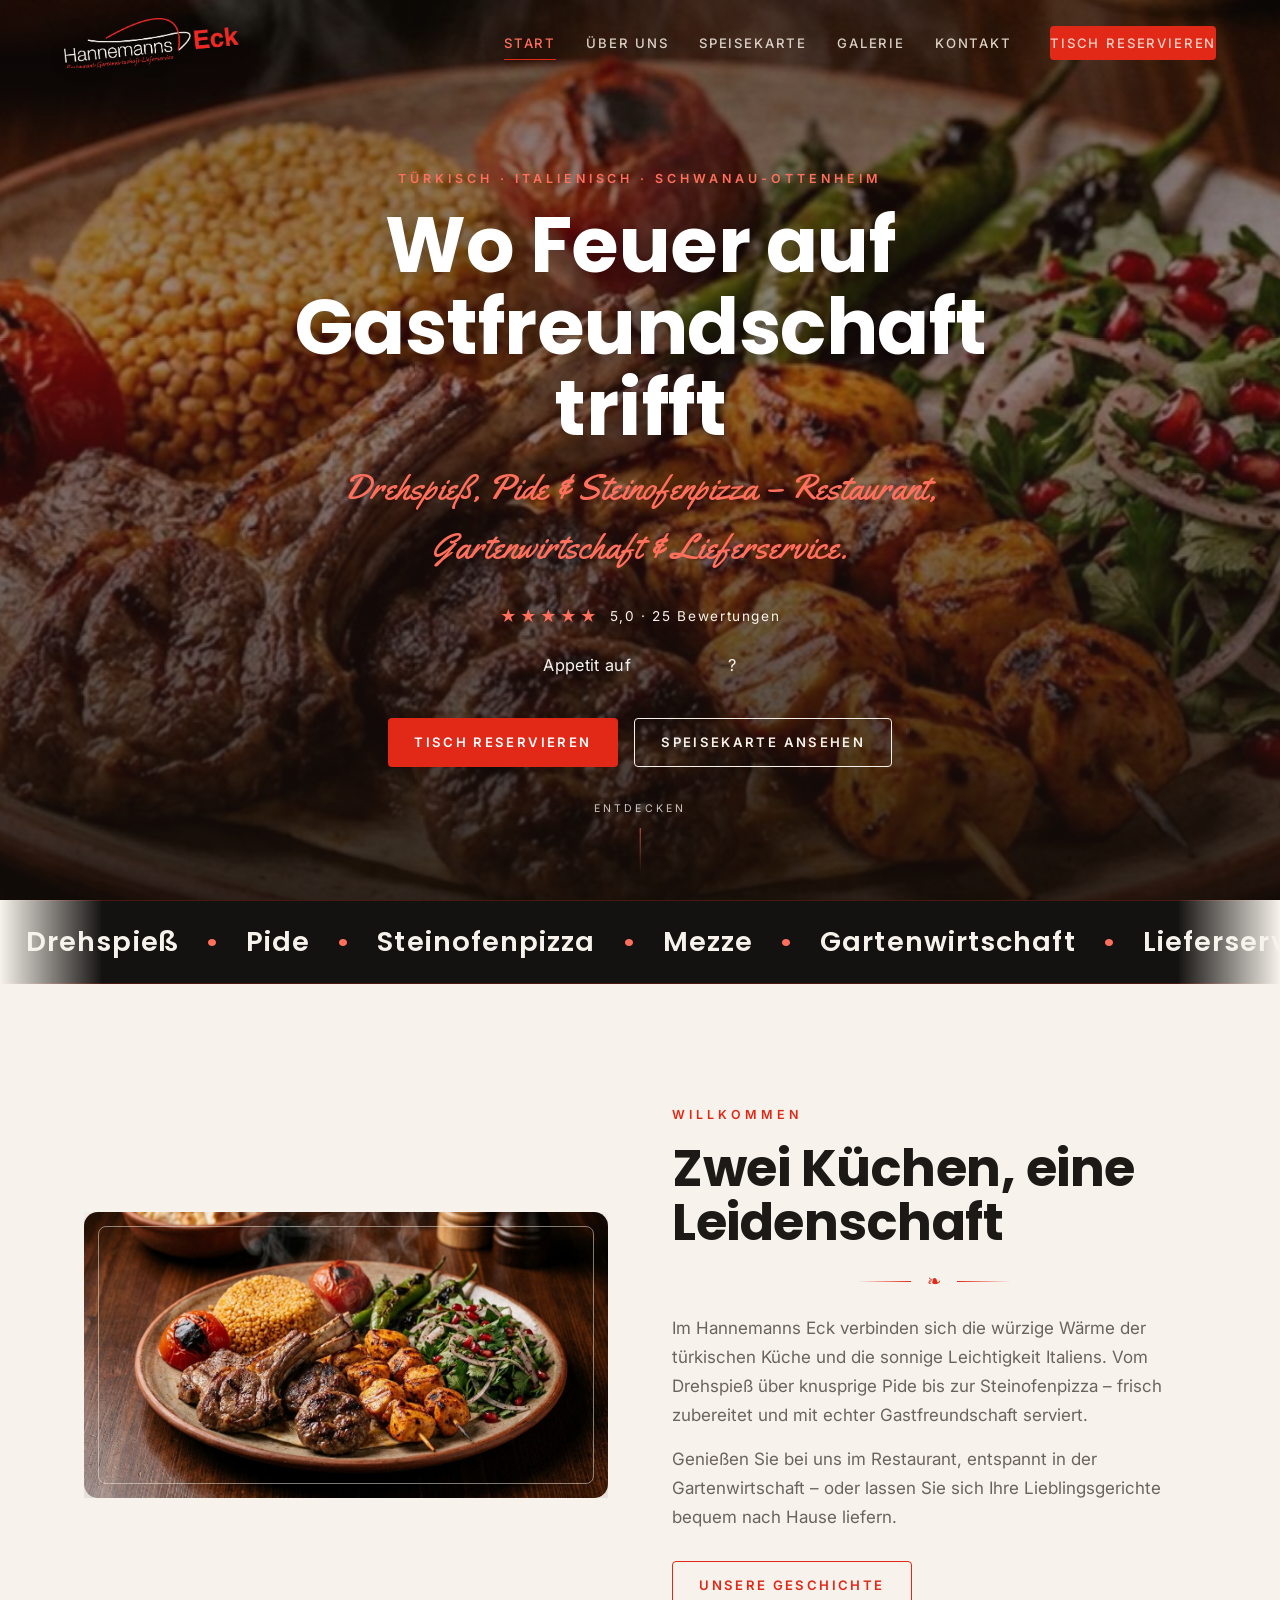
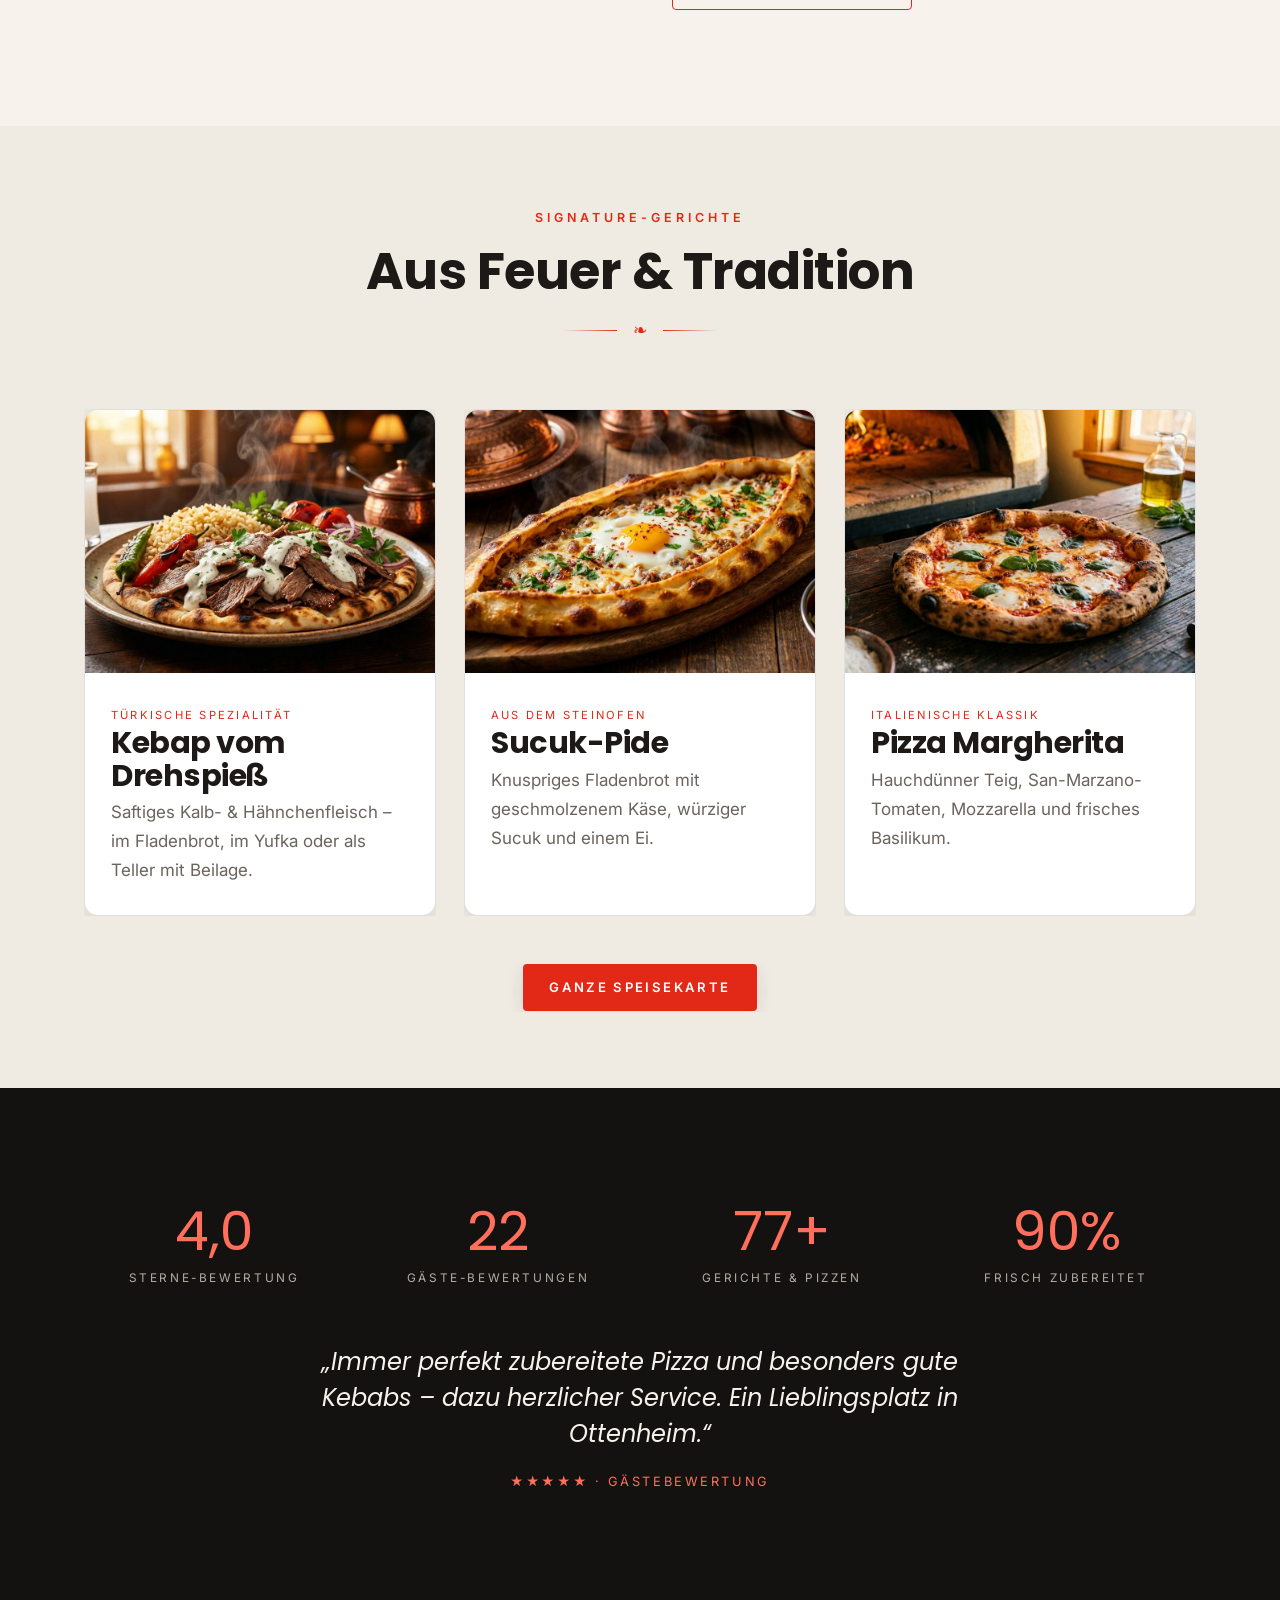
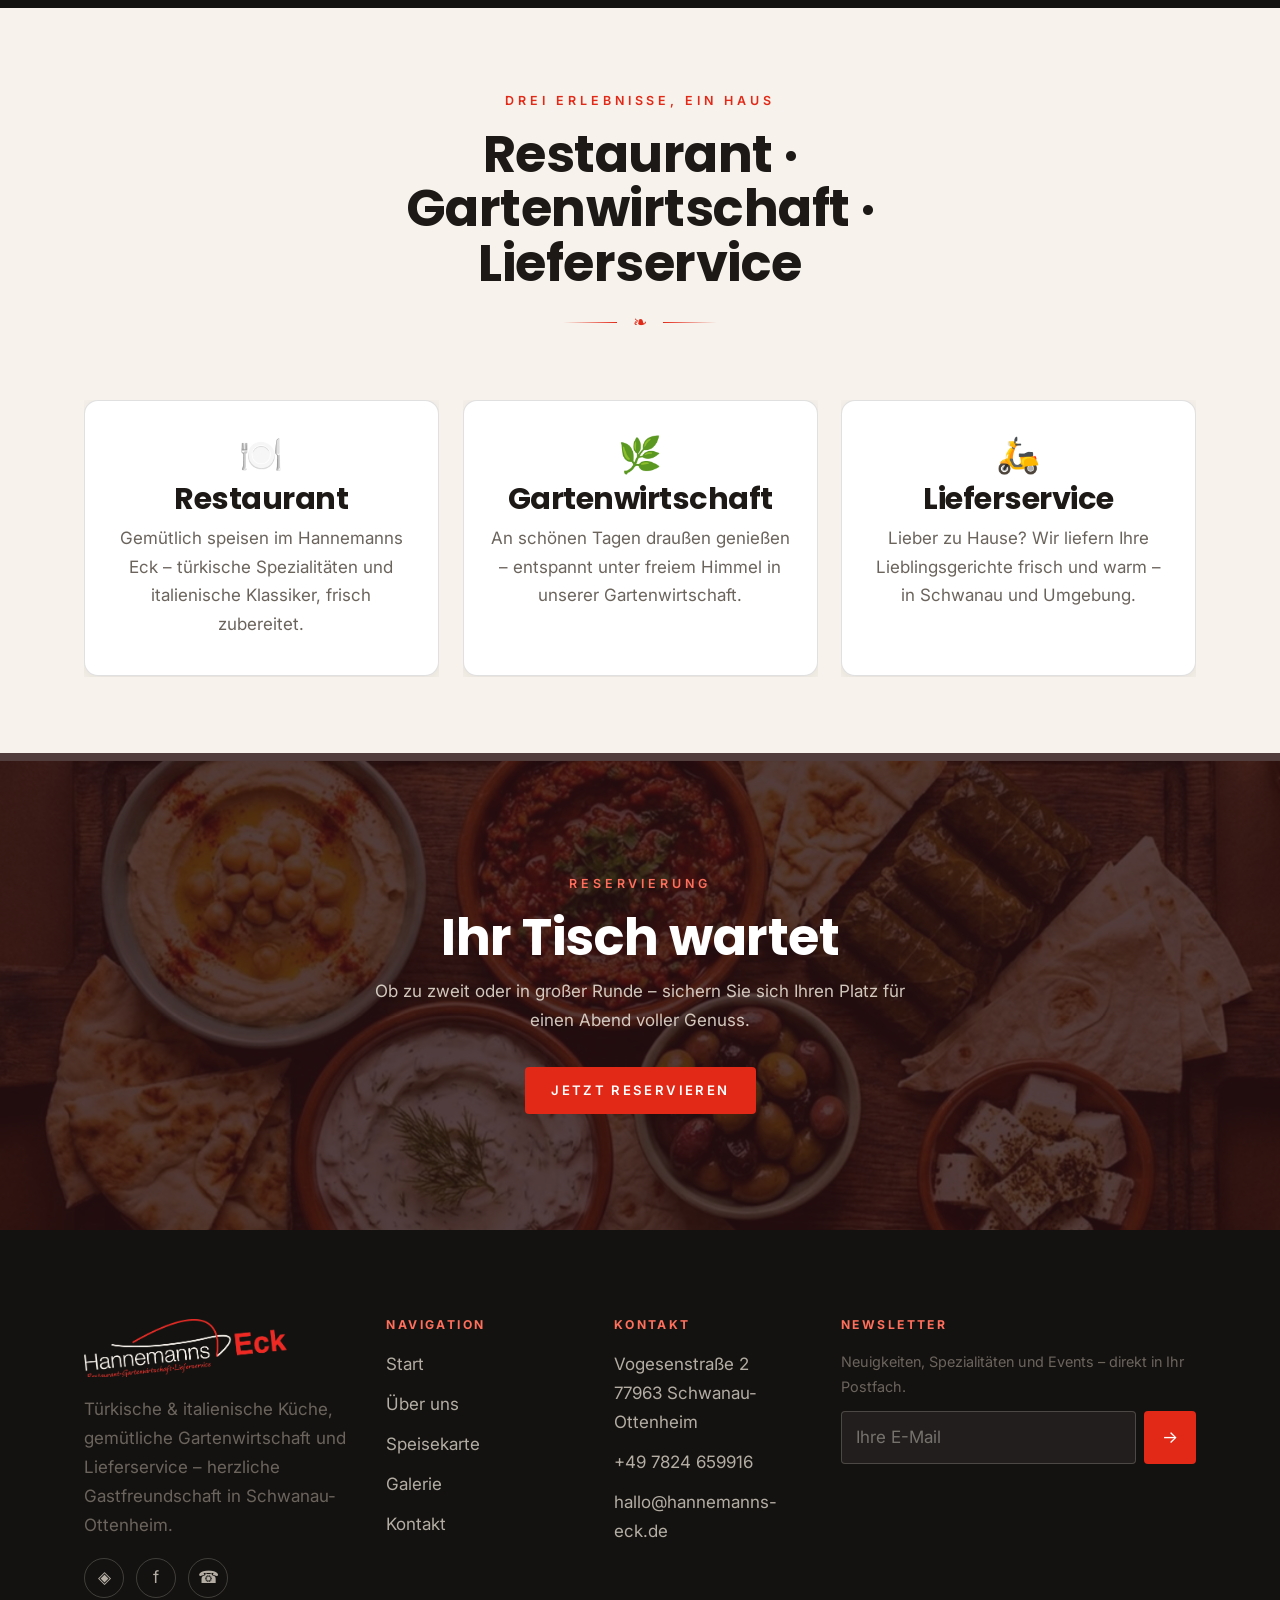
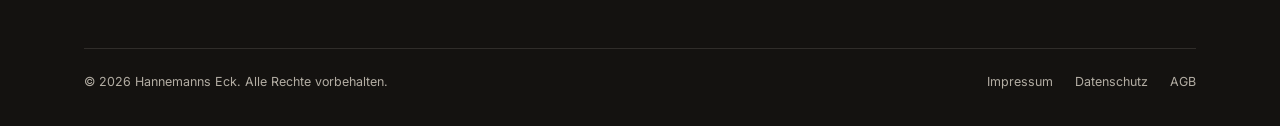
<file: index.html>
<!DOCTYPE html>
<html lang="de">
<head>
  <meta charset="UTF-8" />
  <script>document.documentElement.className += ' js';</script>
  <meta name="viewport" content="width=device-width, initial-scale=1.0" />
  <title>Hannemanns Eck – Türkische & Italienische Küche in Schwanau</title>
  <meta name="description" content="Hannemanns Eck in Schwanau-Ottenheim – türkische & italienische Küche: Kebap vom Drehspieß, Pide, Pizza aus dem Steinofen. Restaurant, Gartenwirtschaft & Lieferservice. 5,0/5 Sterne. Jetzt Tisch reservieren." />
  <link rel="canonical" href="https://www.hannemanns-eck.de/" />
  <meta name="theme-color" content="#141210" />
  <!-- Open Graph -->
  <meta property="og:type" content="restaurant" />
  <meta property="og:title" content="Hannemanns Eck – Türkische & Italienische Küche" />
  <meta property="og:description" content="Mediterrane Gastfreundschaft in Schwanau – vom Holzkohlegrill bis zur Steinofenpizza." />
  <meta property="og:locale" content="de_DE" />
  <meta property="og:image" content="assets/img/kebap.png" />
  <link rel="icon" type="image/x-icon" href="assets/img/favicon.ico" />
  <link rel="icon" type="image/png" sizes="32x32" href="assets/img/favicon-32.png" />
  <link rel="icon" type="image/png" sizes="16x16" href="assets/img/favicon-16.png" />
  <link rel="apple-touch-icon" href="assets/img/apple-touch-icon.png" />
  <link rel="stylesheet" href="assets/css/style.css" />
  <!-- Strukturierte Daten: lokale Gastronomie -->
  <script type="application/ld+json">
  {
    "@context": "https://schema.org",
    "@type": "Restaurant",
    "name": "Hannemanns Eck",
    "servesCuisine": ["Tärkisch", "Italienisch", "Mediterran"],
    "priceRange": "€€",
    "telephone": "+497824659916",
    "address": {
      "@type": "PostalAddress",
      "streetAddress": "Vogesenstraße 2",
      "postalCode": "77963",
      "addressLocality": "Schwanau",
      "addressCountry": "DE"
    },
    "image": "assets/img/kebap.png",
    "aggregateRating": { "@type": "AggregateRating", "ratingValue": "5", "bestRating": "5", "ratingCount": "25" },
    "openingHours": ["Tu-Th 11:00-22:00", "Fr-Sa 11:00-23:00", "Su 12:00-22:00"],
    "acceptsReservations": "True"
  }
  </script>
</head>
<body>
  <a class="skip-link" href="#main">Zum Inhalt springen</a>

  <!-- ============ Navigation ============ -->
  <header class="nav" id="nav">
    <a class="nav__brand" href="index.html" aria-label="Hannemanns Eck – Startseite"><img src="assets/img/logo-light.png" alt="Hannemanns Eck" /></a>
    <nav class="nav__links" aria-label="Hauptnavigation">
      <a href="index.html" aria-current="page">Start</a>
      <a href="ueber-uns.html">Über uns</a>
      <a href="speisekarte.html">Speisekarte</a>
      <a href="galerie.html">Galerie</a>
      <a href="kontakt.html">Kontakt</a>
      <a class="btn btn--gold nav__cta" href="reservierung.html">Tisch reservieren</a>
    </nav>
    <button class="nav__toggle" aria-label="Menü öffnen" aria-expanded="false" aria-controls="nav">
      <span></span><span></span><span></span>
    </button>
  </header>

  <main id="main">
    <!-- ============ Hero ============ -->
    <section class="hero">
      <div class="hero__bg" data-parallax="0.18"><img src="assets/img/grill.png" alt="Üppige gemischte Grillplatte mit Spezialitäten vom Drehspieß" fetchpriority="high" /></div>
      <div class="hero__inner">
        <span class="eyebrow on-dark" data-anim="1">Türkisch · Italienisch · Schwanau-Ottenheim</span>
        <h1 data-anim="2">Wo Feuer auf<br>Gastfreundschaft trifft</h1>
        <p class="hero__sub" data-anim="3">Drehspieß, Pide & Steinofenpizza – Restaurant, Gartenwirtschaft & Lieferservice.</p>
        <div class="hero__rating" data-anim="3"><span class="stars">★★★★★</span> 5,0 · 25 Bewertungen</div>
        <p class="hero__kicker" data-anim="4">Appetit auf <span class="rotator" data-words="Drehspieß|Pide|Steinofenpizza|Mezze|Lahmacun">Drehspieß</span>?</p>
        <div class="hero__actions" data-anim="4">
          <a class="btn btn--gold" href="reservierung.html">Tisch reservieren</a>
          <a class="btn btn--ghost" href="speisekarte.html">Speisekarte ansehen</a>
        </div>
      </div>
      <span class="scroll-cue">Entdecken</span>
    </section>

    <!-- ============ Laufband (Spezialitäten) ============ -->
    <div class="marquee" aria-label="Unsere Spezialitäten">
      <div class="marquee__track">
        <span>Drehspieß</span><span class="dot">•</span><span>Pide</span><span class="dot">•</span><span>Steinofenpizza</span><span class="dot">•</span><span>Mezze</span><span class="dot">•</span><span>Gartenwirtschaft</span><span class="dot">•</span><span>Lieferservice</span><span class="dot">•</span><span>Antipasti</span><span class="dot">•</span><span>Dürüm</span><span class="dot">•</span><span>Drehspieß</span><span class="dot">•</span><span>Pide</span><span class="dot">•</span><span>Steinofenpizza</span><span class="dot">•</span><span>Mezze</span><span class="dot">•</span><span>Gartenwirtschaft</span><span class="dot">•</span><span>Lieferservice</span><span class="dot">•</span><span>Antipasti</span><span class="dot">•</span><span>Dürüm</span><span class="dot">•</span>
      </div>
    </div>

    <!-- ============ Intro / Philosophie ============ -->
    <section class="section">
      <div class="container split">
        <div class="split__media" data-reveal>
          <img src="assets/img/grill.png" alt="Üppige gemischte Grillplatte mit Lammkoteletts, Köfte und Hähnchenspießen" loading="lazy" />
          <span class="frame"></span>
        </div>
        <div data-reveal data-reveal-delay="1">
          <span class="eyebrow">Willkommen</span>
          <h2>Zwei Küchen, eine Leidenschaft</h2>
          <div class="script-divider">❧</div>
          <p>Im Hannemanns Eck verbinden sich die würzige Wärme der türkischen Küche und die sonnige Leichtigkeit Italiens. Vom Drehspieß über knusprige Pide bis zur Steinofenpizza – frisch zubereitet und mit echter Gastfreundschaft serviert.</p>
          <p style="margin-top:1rem">Genießen Sie bei uns im Restaurant, entspannt in der Gartenwirtschaft – oder lassen Sie sich Ihre Lieblingsgerichte bequem nach Hause liefern.</p>
          <a class="btn btn--outline" style="margin-top:1.8rem" href="ueber-uns.html">Unsere Geschichte</a>
        </div>
      </div>
    </section>

    <!-- ============ Signature-Gerichte ============ -->
    <section class="section section--tight" style="background:var(--bg-alt)">
      <div class="container">
        <div class="section-head" data-reveal>
          <span class="eyebrow">Signature-Gerichte</span>
          <h2>Aus Feuer & Tradition</h2>
          <div class="script-divider">❧</div>
        </div>
        <div class="cards">
          <article class="card" data-reveal>
            <div class="card__img"><img src="assets/img/kebap.png" alt="Kebap vom Drehspieß mit Salat und Fladenbrot" loading="lazy" /></div>
            <div class="card__body"><span class="card__tag">Türkische Spezialität</span><h3>Kebap vom Drehspieß</h3><p>Saftiges Kalb- & Hähnchenfleisch – im Fladenbrot, im Yufka oder als Teller mit Beilage.</p></div>
          </article>
          <article class="card" data-reveal data-reveal-delay="1">
            <div class="card__img"><img src="assets/img/pide.png" alt="Goldene Pide mit Sucuk, Käse und Ei" loading="lazy" /></div>
            <div class="card__body"><span class="card__tag">Aus dem Steinofen</span><h3>Sucuk-Pide</h3><p>Knuspriges Fladenbrot mit geschmolzenem Käse, würziger Sucuk und einem Ei.</p></div>
          </article>
          <article class="card" data-reveal data-reveal-delay="2">
            <div class="card__img"><img src="assets/img/pizza.png" alt="Holzofenpizza Margherita mit Mozzarella und frischem Basilikum" loading="lazy" /></div>
            <div class="card__body"><span class="card__tag">Italienische Klassik</span><h3>Pizza Margherita</h3><p>Hauchdünner Teig, San-Marzano-Tomaten, Mozzarella und frisches Basilikum.</p></div>
          </article>
        </div>
        <div class="text-center" style="margin-top:3rem" data-reveal><a class="btn btn--primary" href="speisekarte.html">Ganze Speisekarte</a></div>
      </div>
    </section>

    <!-- ============ Bewertungen / Stats ============ -->
    <section class="section section--dark">
      <div class="container">
        <div class="stats">
          <div class="stat" data-reveal><div class="stat__num"><span data-count="5" data-suffix=",0">5,0</span></div><div class="stat__label">Sterne-Bewertung</div></div>
          <div class="stat" data-reveal data-reveal-delay="1"><div class="stat__num"><span data-count="25" data-suffix="">25</span></div><div class="stat__label">Gäste-Bewertungen</div></div>
          <div class="stat" data-reveal data-reveal-delay="2"><div class="stat__num"><span data-count="85" data-suffix="+">85+</span></div><div class="stat__label">Gerichte & Pizzen</div></div>
          <div class="stat" data-reveal data-reveal-delay="3"><div class="stat__num"><span data-count="100" data-suffix="%">100%</span></div><div class="stat__label">Frisch zubereitet</div></div>
        </div>
        <blockquote class="text-center" style="max-width:720px;margin:3.5rem auto 0" data-reveal>
          <p style="font-family:var(--font-serif);font-style:italic;font-size:1.5rem;color:var(--cream);line-height:1.5">„Immer perfekt zubereitete Pizza und besonders gute Kebabs – dazu herzlicher Service. Ein Lieblingsplatz in Ottenheim.“</p>
          <span style="display:block;margin-top:1.2rem;color:var(--gold-bright);letter-spacing:0.2em;font-size:0.8rem;text-transform:uppercase">★★★★★ · Gästebewertung</span>
        </blockquote>
      </div>
    </section>

    <!-- ============ Konzept ============ -->
    <section class="section section--tight">
      <div class="container">
        <div class="section-head" data-reveal>
          <span class="eyebrow">Drei Erlebnisse, ein Haus</span>
          <h2>Restaurant · Gartenwirtschaft · Lieferservice</h2>
          <div class="script-divider">❧</div>
        </div>
        <div class="concept">
          <div class="concept__item" data-reveal><div class="concept__ic">🍽️</div><h3>Restaurant</h3><p>Gemütlich speisen im Hannemanns Eck – türkische Spezialitäten und italienische Klassiker, frisch zubereitet.</p></div>
          <div class="concept__item" data-reveal data-reveal-delay="1"><div class="concept__ic">🌿</div><h3>Gartenwirtschaft</h3><p>An schönen Tagen draußen genießen – entspannt unter freiem Himmel in unserer Gartenwirtschaft.</p></div>
          <div class="concept__item" data-reveal data-reveal-delay="2"><div class="concept__ic">🛵</div><h3>Lieferservice</h3><p>Lieber zu Hause? Wir liefern Ihre Lieblingsgerichte frisch und warm – in Schwanau und Umgebung.</p></div>
        </div>
      </div>
    </section>

    <!-- ============ CTA-Band ============ -->
    <section class="section cta-band">
      <div class="cta-band__bg" data-parallax="0.12"><img src="assets/img/mezze.png" alt="Reich gedeckte Tafel mit Mezze und Antipasti" loading="lazy" /></div>
      <div class="container" data-reveal>
        <span class="eyebrow on-dark">Reservierung</span>
        <h2>Ihr Tisch wartet</h2>
        <p>Ob zu zweit oder in großer Runde – sichern Sie sich Ihren Platz für einen Abend voller Genuss.</p>
        <a class="btn btn--gold" href="reservierung.html">Jetzt reservieren</a>
      </div>
    </section>
  </main>

  <!-- ============ Footer (FOOTER_PLACEHOLDER) ============ -->
  <footer class="footer">
    <div class="container">
      <div class="footer__grid">
        <div class="footer__brand">
          <img src="assets/img/logo-light.png" alt="Hannemanns Eck" style="height:58px;width:auto" />
          <p style="margin-top:18px;max-width:280px">Türkische & italienische Küche, gemütliche Gartenwirtschaft und Lieferservice – herzliche Gastfreundschaft in Schwanau-Ottenheim.</p>
          <div class="socials" style="margin-top:18px">
            <a href="#" aria-label="Instagram">◈</a>
            <a href="#" aria-label="Facebook">f</a>
            <a href="https://wa.me/497824659916" aria-label="WhatsApp">☎</a>
          </div>
        </div>
        <div>
          <h4>Navigation</h4>
          <ul class="footer__links">
            <li><a href="index.html">Start</a></li>
            <li><a href="ueber-uns.html">Über uns</a></li>
            <li><a href="speisekarte.html">Speisekarte</a></li>
            <li><a href="galerie.html">Galerie</a></li>
            <li><a href="kontakt.html">Kontakt</a></li>
          </ul>
        </div>
        <div>
          <h4>Kontakt</h4>
          <ul class="footer__links">
            <li><a href="https://www.openstreetmap.org/search?query=Vogesenstraße%202%2077963%20Schwanau" target="_blank" rel="noopener">Vogesenstraße 2<br>77963 Schwanau-Ottenheim</a></li>
            <li><a href="tel:+497824659916">+49 7824 659916</a></li>
            <li><a href="mailto:hallo@hannemanns-eck.de">hallo@hannemanns-eck.de</a></li>
          </ul>
        </div>
        <div>
          <h4>Newsletter</h4>
          <p style="font-size:0.9rem">Neuigkeiten, Spezialitäten und Events – direkt in Ihr Postfach.</p>
          <form class="newsletter" data-confirm="news-success" novalidate>
            <input type="email" name="email" required placeholder="Ihre E-Mail" aria-label="E-Mail für Newsletter" />
            <button type="submit" aria-label="Abonnieren">→</button>
          </form>
          <div class="form-success" id="news-success" role="status" aria-live="polite" style="margin-top:12px;font-size:0.86rem"><strong>Willkommen!</strong> Bitte bestätigen Sie Ihre Anmeldung.</div>
        </div>
      </div>
      <div class="footer__bottom">
        <span>© <span data-year>2026</span> Hannemanns Eck. Alle Rechte vorbehalten.</span>
        <span>
          <a href="#">Impressum</a>
          <a href="#">Datenschutz</a>
          <a href="#">AGB</a>
        </span>
      </div>
    </div>
  </footer>

  <script src="assets/js/main.js" defer></script>
</body>
</html>
</file>
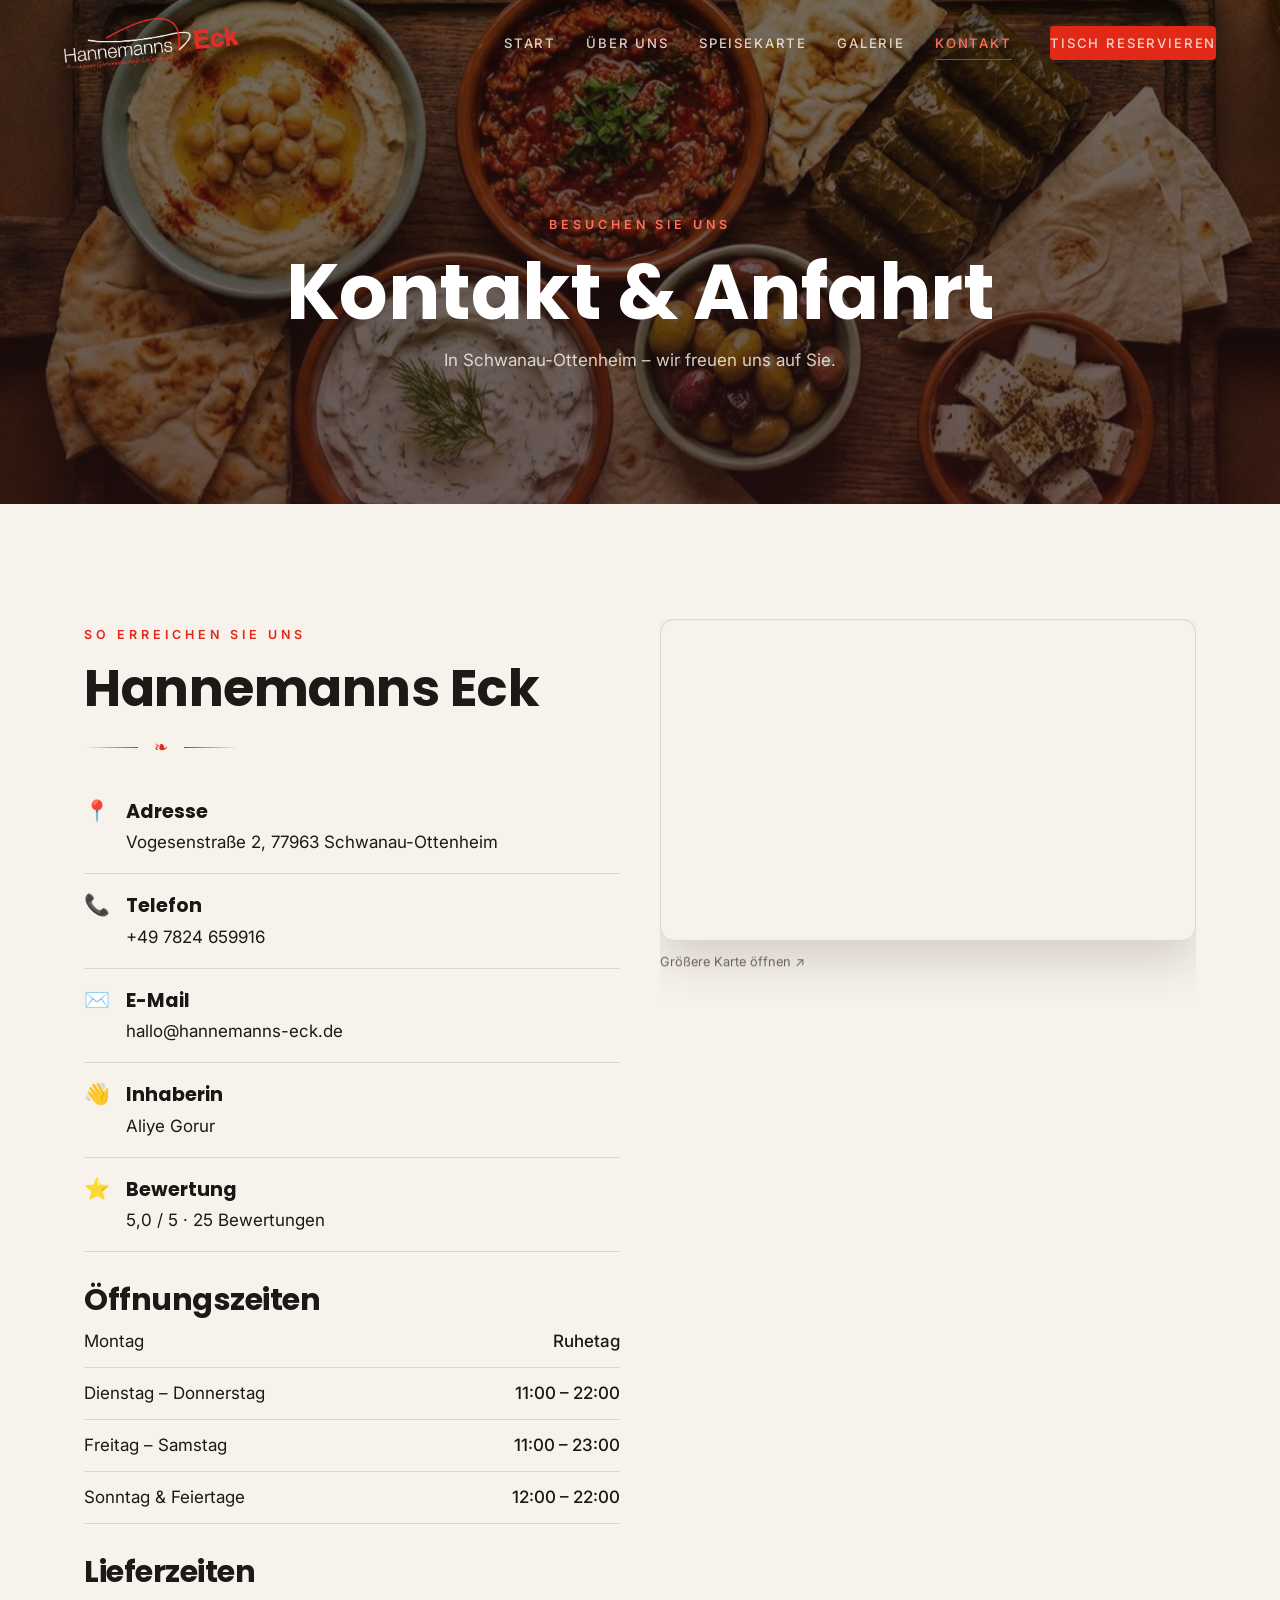
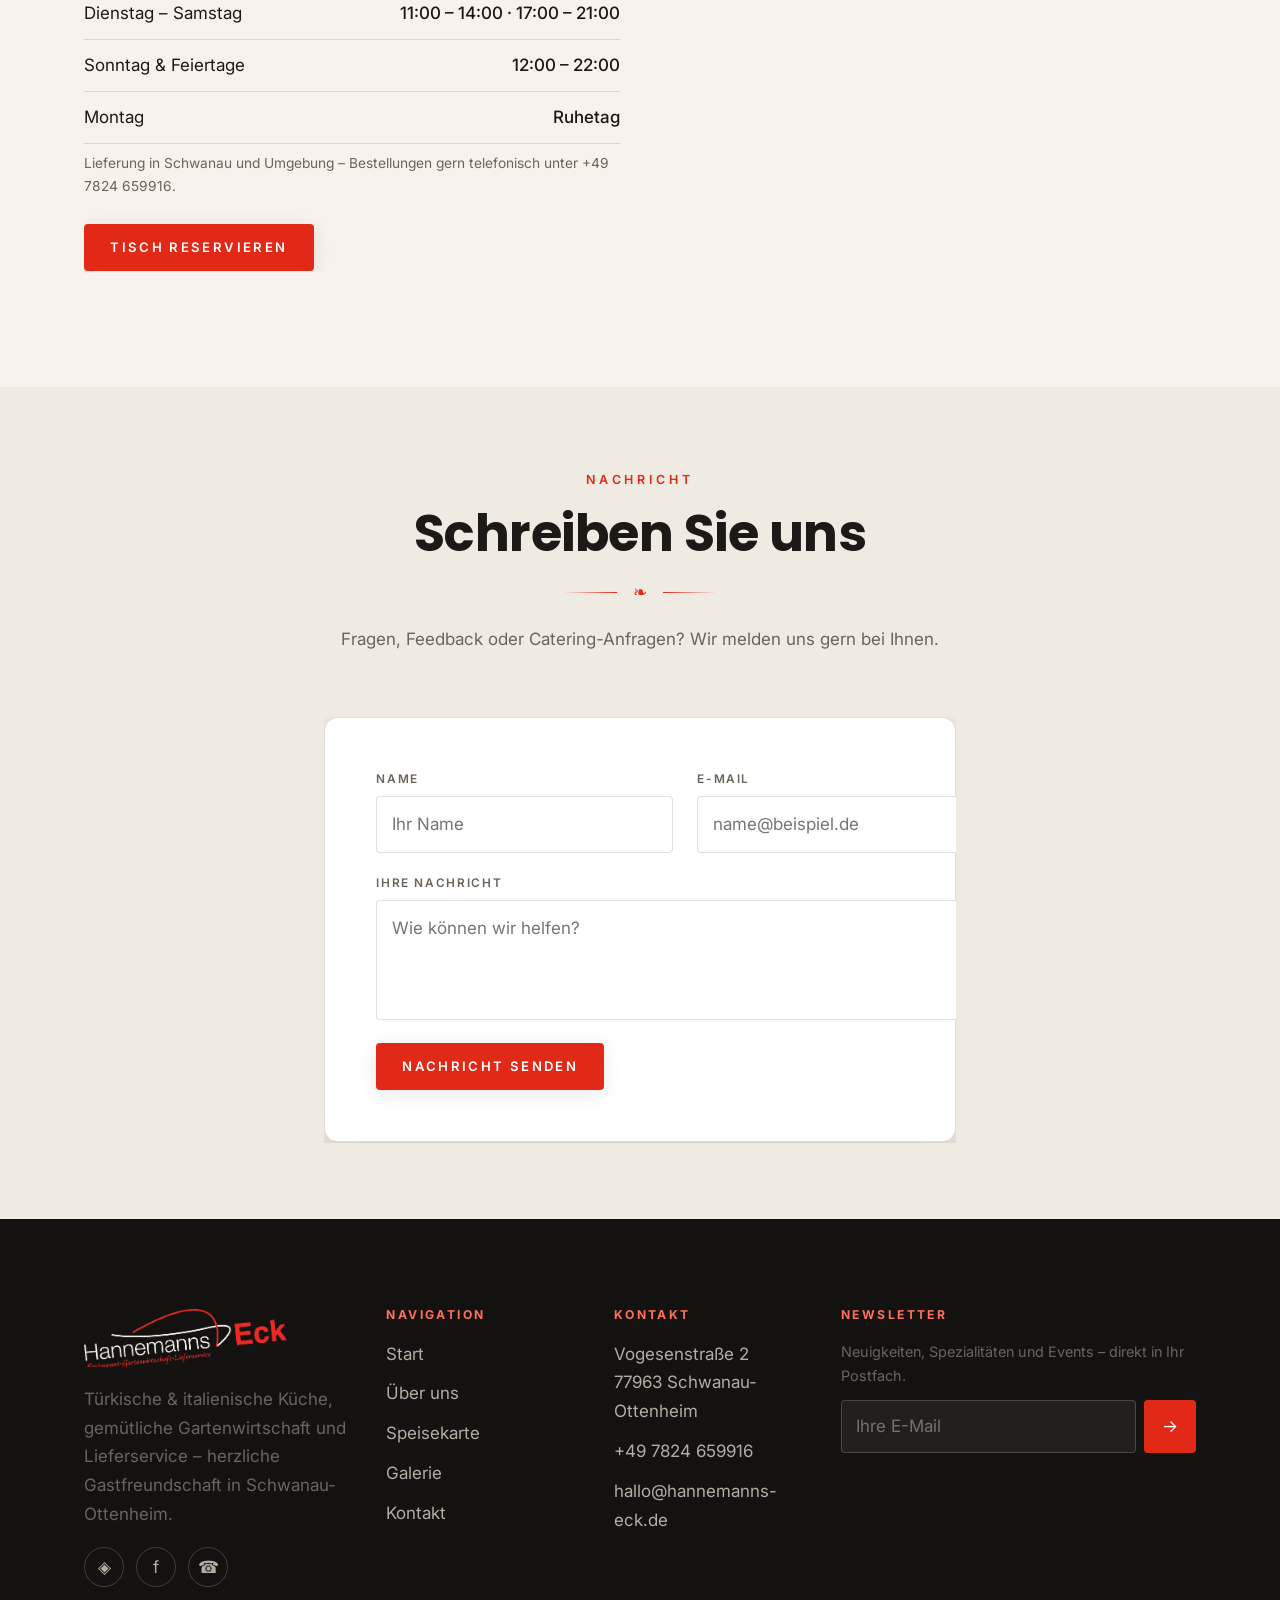
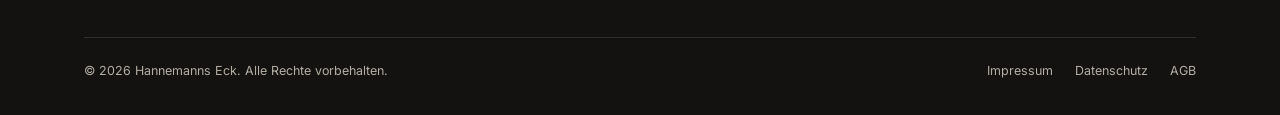
<file: kontakt.html>
<!DOCTYPE html>
<html lang="de">
<head>
  <meta charset="UTF-8" />
  <script>document.documentElement.className += ' js';</script>
  <meta name="viewport" content="width=device-width, initial-scale=1.0" />
  <title>Kontakt & Anfahrt – Hannemanns Eck, Schwanau</title>
  <meta name="description" content="Kontakt und Anfahrt zum Hannemanns Eck, Vogesenstraße 2, 77963 Schwanau-Ottenheim. Telefon +49 7824 659916, Öffnungszeiten, Karte und Kontaktformular." />
  <link rel="canonical" href="https://www.hannemanns-eck.de/kontakt.html" />
  <meta name="theme-color" content="#141210" />
  <meta property="og:title" content="Kontakt & Anfahrt – Hannemanns Eck" />
  <meta property="og:image" content="assets/img/kebap.png" />
  <link rel="icon" type="image/x-icon" href="assets/img/favicon.ico" />
  <link rel="icon" type="image/png" sizes="32x32" href="assets/img/favicon-32.png" />
  <link rel="icon" type="image/png" sizes="16x16" href="assets/img/favicon-16.png" />
  <link rel="apple-touch-icon" href="assets/img/apple-touch-icon.png" />
  <link rel="stylesheet" href="assets/css/style.css" />
  <script type="application/ld+json">
  { "@context": "https://schema.org", "@type": "Restaurant", "name": "Hannemanns Eck", "telephone": "+497824659916", "address": { "@type": "PostalAddress", "streetAddress": "Vogesenstraße 2", "postalCode": "77963", "addressLocality": "Schwanau", "addressCountry": "DE" }, "openingHours": ["Tu-Th 11:00-22:00", "Fr-Sa 11:00-23:00", "Su 12:00-22:00"] }
  </script>
</head>
<body>
  <a class="skip-link" href="#main">Zum Inhalt springen</a>
  <header class="nav" id="nav">
    <a class="nav__brand" href="index.html" aria-label="Hannemanns Eck – Startseite"><img src="assets/img/logo-light.png" alt="Hannemanns Eck" /></a>
    <nav class="nav__links" aria-label="Hauptnavigation">
      <a href="index.html">Start</a>
      <a href="ueber-uns.html">Über uns</a>
      <a href="speisekarte.html">Speisekarte</a>
      <a href="galerie.html">Galerie</a>
      <a href="kontakt.html" aria-current="page">Kontakt</a>
      <a class="btn btn--gold nav__cta" href="reservierung.html">Tisch reservieren</a>
    </nav>
    <button class="nav__toggle" aria-label="Menü öffnen" aria-expanded="false" aria-controls="nav"><span></span><span></span><span></span></button>
  </header>

  <main id="main">
    <section class="pagehero">
      <div class="pagehero__bg" data-parallax="0.16"><img src="assets/img/mezze.png" alt="Gedeckte Tafel im Hannemanns Eck" fetchpriority="high" /></div>
      <div class="pagehero__inner"><span class="eyebrow on-dark">Besuchen Sie uns</span><h1>Kontakt & Anfahrt</h1><p>In Schwanau-Ottenheim – wir freuen uns auf Sie.</p></div>
    </section>

    <section class="section">
      <div class="container info-grid">
        <div data-reveal>
          <span class="eyebrow">So erreichen Sie uns</span>
          <h2>Hannemanns Eck</h2>
          <div class="script-divider" style="justify-content:flex-start">❧</div>
          <ul class="info-list">
            <li><span class="ic">📍</span><span><b>Adresse</b><a href="https://www.openstreetmap.org/search?query=Vogesenstraße%202%2077963%20Schwanau" target="_blank" rel="noopener">Vogesenstraße 2, 77963 Schwanau-Ottenheim</a></span></li>
            <li><span class="ic">📞</span><span><b>Telefon</b><a href="tel:+497824659916">+49 7824 659916</a></span></li>
            <li><span class="ic">✉️</span><span><b>E-Mail</b><a href="mailto:hallo@hannemanns-eck.de">hallo@hannemanns-eck.de</a></span></li>
            <li><span class="ic">👋</span><span><b>Inhaberin</b>Aliye Gorur</span></li>
            <li><span class="ic">⭐</span><span><b>Bewertung</b>5,0 / 5 · 25 Bewertungen</span></li>
          </ul>
          <h3 style="margin-top:2rem">Öffnungszeiten</h3>
          <table class="hours">
            <tr><td>Montag</td><td>Ruhetag</td></tr>
            <tr><td>Dienstag – Donnerstag</td><td>11:00 – 22:00</td></tr>
            <tr><td>Freitag – Samstag</td><td>11:00 – 23:00</td></tr>
            <tr><td>Sonntag & Feiertage</td><td>12:00 – 22:00</td></tr>
          </table>
          <h3 style="margin-top:2rem">Lieferzeiten</h3>
          <table class="hours">
            <tr><td>Dienstag – Samstag</td><td>11:00 – 14:00 · 17:00 – 21:00</td></tr>
            <tr><td>Sonntag & Feiertage</td><td>12:00 – 22:00</td></tr>
            <tr><td>Montag</td><td>Ruhetag</td></tr>
          </table>
          <p style="font-size:0.86rem;margin-top:8px">Lieferung in Schwanau und Umgebung – Bestellungen gern telefonisch unter <a href="tel:+497824659916">+49 7824 659916</a>.</p>
          <a class="btn btn--primary" style="margin-top:1.6rem" href="reservierung.html">Tisch reservieren</a>
        </div>
        <div data-reveal data-reveal-delay="1">
          <div class="map-embed">
            <iframe title="Karte: Hannemanns Eck, Vogesenstraße 2, 77963 Schwanau" loading="lazy" referrerpolicy="no-referrer-when-downgrade" src="https://www.openstreetmap.org/export/embed.html?bbox=7.78%2C48.39%2C7.86%2C48.43&amp;layer=mapnik&amp;marker=48.41%2C7.82"></iframe>
          </div>
          <p class="form-note" style="margin-top:10px"><a href="https://www.openstreetmap.org/?mlat=48.41&amp;mlon=7.82#map=15/48.41/7.82" target="_blank" rel="noopener">Größere Karte öffnen ↗</a></p>
        </div>
      </div>
    </section>

    <section class="section section--tight" style="background:var(--bg-alt)">
      <div class="container" style="max-width:760px">
        <div class="section-head" data-reveal><span class="eyebrow">Nachricht</span><h2>Schreiben Sie uns</h2><div class="script-divider">❧</div><p>Fragen, Feedback oder Catering-Anfragen? Wir melden uns gern bei Ihnen.</p></div>
        <form class="form-card" data-confirm="contact-success" data-reveal novalidate>
          <div class="form-grid">
            <div class="field"><label for="c-name">Name</label><input id="c-name" name="name" type="text" autocomplete="name" required placeholder="Ihr Name" /></div>
            <div class="field"><label for="c-email">E-Mail</label><input id="c-email" name="email" type="email" autocomplete="email" required placeholder="name@beispiel.de" /></div>
            <div class="field full"><label for="c-msg">Ihre Nachricht</label><textarea id="c-msg" name="message" required placeholder="Wie können wir helfen?"></textarea></div>
          </div>
          <button class="btn btn--primary" style="margin-top:1.4rem" type="submit">Nachricht senden</button>
          <div class="form-success" id="contact-success" role="status" aria-live="polite"><strong>Danke für Ihre Nachricht!</strong> Wir melden uns so schnell wie möglich bei Ihnen.</div>
        </form>
      </div>
    </section>
  </main>

  <!-- ============ Footer (FOOTER_PLACEHOLDER) ============ -->
  <footer class="footer">
    <div class="container">
      <div class="footer__grid">
        <div class="footer__brand">
          <img src="assets/img/logo-light.png" alt="Hannemanns Eck" style="height:58px;width:auto" />
          <p style="margin-top:18px;max-width:280px">Türkische & italienische Küche, gemütliche Gartenwirtschaft und Lieferservice – herzliche Gastfreundschaft in Schwanau-Ottenheim.</p>
          <div class="socials" style="margin-top:18px">
            <a href="#" aria-label="Instagram">◈</a>
            <a href="#" aria-label="Facebook">f</a>
            <a href="https://wa.me/497824659916" aria-label="WhatsApp">☎</a>
          </div>
        </div>
        <div>
          <h4>Navigation</h4>
          <ul class="footer__links">
            <li><a href="index.html">Start</a></li>
            <li><a href="ueber-uns.html">Über uns</a></li>
            <li><a href="speisekarte.html">Speisekarte</a></li>
            <li><a href="galerie.html">Galerie</a></li>
            <li><a href="kontakt.html">Kontakt</a></li>
          </ul>
        </div>
        <div>
          <h4>Kontakt</h4>
          <ul class="footer__links">
            <li><a href="https://www.openstreetmap.org/search?query=Vogesenstraße%202%2077963%20Schwanau" target="_blank" rel="noopener">Vogesenstraße 2<br>77963 Schwanau-Ottenheim</a></li>
            <li><a href="tel:+497824659916">+49 7824 659916</a></li>
            <li><a href="mailto:hallo@hannemanns-eck.de">hallo@hannemanns-eck.de</a></li>
          </ul>
        </div>
        <div>
          <h4>Newsletter</h4>
          <p style="font-size:0.9rem">Neuigkeiten, Spezialitäten und Events – direkt in Ihr Postfach.</p>
          <form class="newsletter" data-confirm="news-success" novalidate>
            <input type="email" name="email" required placeholder="Ihre E-Mail" aria-label="E-Mail für Newsletter" />
            <button type="submit" aria-label="Abonnieren">→</button>
          </form>
          <div class="form-success" id="news-success" role="status" aria-live="polite" style="margin-top:12px;font-size:0.86rem"><strong>Willkommen!</strong> Bitte bestätigen Sie Ihre Anmeldung.</div>
        </div>
      </div>
      <div class="footer__bottom">
        <span>© <span data-year>2026</span> Hannemanns Eck. Alle Rechte vorbehalten.</span>
        <span>
          <a href="#">Impressum</a>
          <a href="#">Datenschutz</a>
          <a href="#">AGB</a>
        </span>
      </div>
    </div>
  </footer>

  <script src="assets/js/main.js" defer></script>
</body>
</html>
</file>
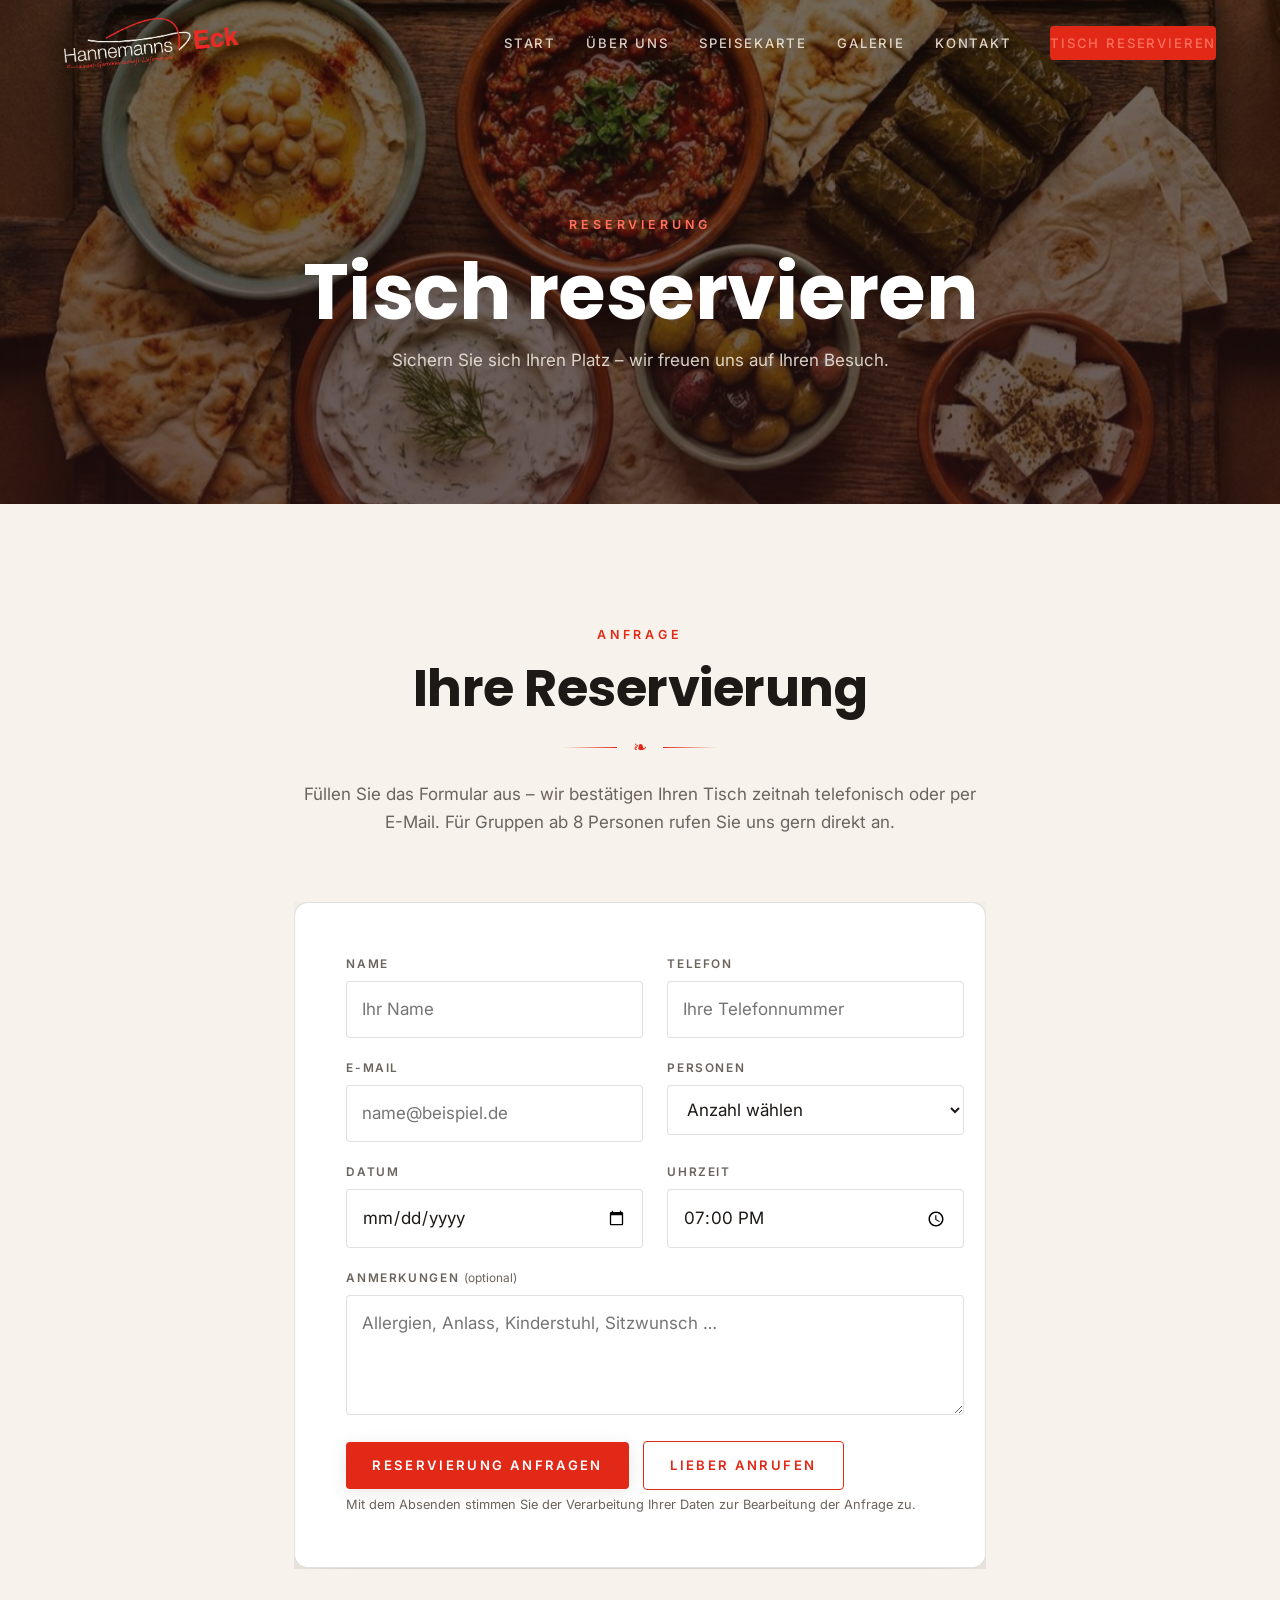
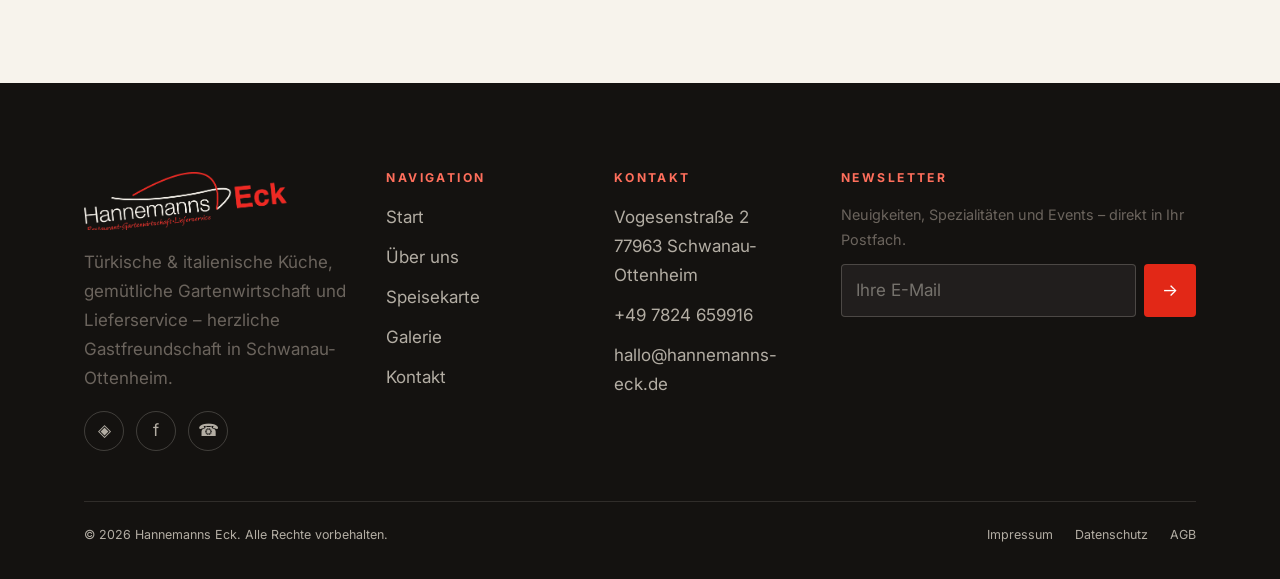
<file: reservierung.html>
<!DOCTYPE html>
<html lang="de">
<head>
  <meta charset="UTF-8" />
  <script>document.documentElement.className += ' js';</script>
  <meta name="viewport" content="width=device-width, initial-scale=1.0" />
  <title>Reservierung – Hannemanns Eck, Schwanau</title>
  <meta name="description" content="Reservieren Sie Ihren Tisch im Hannemanns Eck in Schwanau – wählen Sie Datum, Uhrzeit und Personenzahl. Wir bestätigen Ihre Anfrage zeitnah." />
  <link rel="canonical" href="https://www.hannemanns-eck.de/reservierung.html" />
  <meta name="theme-color" content="#141210" />
  <meta property="og:title" content="Reservierung – Hannemanns Eck" />
  <meta property="og:image" content="assets/img/kebap.png" />
  <link rel="icon" type="image/x-icon" href="assets/img/favicon.ico" />
  <link rel="icon" type="image/png" sizes="32x32" href="assets/img/favicon-32.png" />
  <link rel="icon" type="image/png" sizes="16x16" href="assets/img/favicon-16.png" />
  <link rel="apple-touch-icon" href="assets/img/apple-touch-icon.png" />
  <link rel="stylesheet" href="assets/css/style.css" />
</head>
<body>
  <a class="skip-link" href="#main">Zum Inhalt springen</a>
  <header class="nav" id="nav">
    <a class="nav__brand" href="index.html" aria-label="Hannemanns Eck – Startseite"><img src="assets/img/logo-light.png" alt="Hannemanns Eck" /></a>
    <nav class="nav__links" aria-label="Hauptnavigation">
      <a href="index.html">Start</a>
      <a href="ueber-uns.html">Über uns</a>
      <a href="speisekarte.html">Speisekarte</a>
      <a href="galerie.html">Galerie</a>
      <a href="kontakt.html">Kontakt</a>
      <a class="btn btn--gold nav__cta" href="reservierung.html" aria-current="page">Tisch reservieren</a>
    </nav>
    <button class="nav__toggle" aria-label="Menü öffnen" aria-expanded="false" aria-controls="nav"><span></span><span></span><span></span></button>
  </header>

  <main id="main">
    <section class="pagehero">
      <div class="pagehero__bg" data-parallax="0.16"><img src="assets/img/mezze.png" alt="Gedeckte Tafel im Hannemanns Eck" fetchpriority="high" /></div>
      <div class="pagehero__inner"><span class="eyebrow on-dark">Reservierung</span><h1>Tisch reservieren</h1><p>Sichern Sie sich Ihren Platz – wir freuen uns auf Ihren Besuch.</p></div>
    </section>

    <section class="section">
      <div class="container" style="max-width:820px">
        <div class="section-head" data-reveal><span class="eyebrow">Anfrage</span><h2>Ihre Reservierung</h2><div class="script-divider">❧</div><p>Füllen Sie das Formular aus – wir bestätigen Ihren Tisch zeitnah telefonisch oder per E-Mail. Für Gruppen ab 8 Personen rufen Sie uns gern direkt an.</p></div>
        <form class="form-card" id="reservation-form" data-reveal novalidate>
            <div class="form-grid">
              <div class="field"><label for="r-name">Name</label><input id="r-name" name="name" type="text" autocomplete="name" required placeholder="Ihr Name" /></div>
              <div class="field"><label for="r-phone">Telefon</label><input id="r-phone" name="phone" type="tel" autocomplete="tel" required placeholder="Ihre Telefonnummer" /></div>
              <div class="field"><label for="r-email">E-Mail</label><input id="r-email" name="email" type="email" autocomplete="email" required placeholder="name@beispiel.de" /></div>
              <div class="field"><label for="r-guests">Personen</label><select id="r-guests" name="guests" required><option value="" disabled selected>Anzahl wählen</option><option>1</option><option>2</option><option>3</option><option>4</option><option>5</option><option>6</option><option>7</option><option>8</option></select></div>
              <div class="field"><label for="r-date">Datum</label><input id="r-date" name="date" type="date" required /></div>
              <div class="field"><label for="r-time">Uhrzeit</label><input id="r-time" name="time" type="time" required value="19:00" min="11:00" max="23:00" /></div>
              <div class="field full"><label for="r-note">Anmerkungen <span style="text-transform:none;letter-spacing:0;font-weight:400">(optional)</span></label><textarea id="r-note" name="note" placeholder="Allergien, Anlass, Kinderstuhl, Sitzwunsch …"></textarea></div>
          </div>
          <div style="margin-top:1.6rem;display:flex;gap:14px;flex-wrap:wrap;align-items:center">
            <button class="btn btn--primary" type="submit">Reservierung anfragen</button>
            <a class="btn btn--outline" href="tel:+497824659916">Lieber anrufen</a>
          </div>
          <p class="form-note">Mit dem Absenden stimmen Sie der Verarbeitung Ihrer Daten zur Bearbeitung der Anfrage zu.</p>
          <div class="form-success" id="reservation-success" role="status" aria-live="polite"></div>
        </form>
      </div>
    </section>
  </main>

  <!-- ============ Footer (FOOTER_PLACEHOLDER) ============ -->
  <footer class="footer">
    <div class="container">
      <div class="footer__grid">
        <div class="footer__brand">
          <img src="assets/img/logo-light.png" alt="Hannemanns Eck" style="height:58px;width:auto" />
          <p style="margin-top:18px;max-width:280px">Türkische & italienische Küche, gemütliche Gartenwirtschaft und Lieferservice – herzliche Gastfreundschaft in Schwanau-Ottenheim.</p>
          <div class="socials" style="margin-top:18px">
            <a href="#" aria-label="Instagram">◈</a>
            <a href="#" aria-label="Facebook">f</a>
            <a href="https://wa.me/497824659916" aria-label="WhatsApp">☎</a>
          </div>
        </div>
        <div>
          <h4>Navigation</h4>
          <ul class="footer__links">
            <li><a href="index.html">Start</a></li>
            <li><a href="ueber-uns.html">Über uns</a></li>
            <li><a href="speisekarte.html">Speisekarte</a></li>
            <li><a href="galerie.html">Galerie</a></li>
            <li><a href="kontakt.html">Kontakt</a></li>
          </ul>
        </div>
        <div>
          <h4>Kontakt</h4>
          <ul class="footer__links">
            <li><a href="https://www.openstreetmap.org/search?query=Vogesenstraße%202%2077963%20Schwanau" target="_blank" rel="noopener">Vogesenstraße 2<br>77963 Schwanau-Ottenheim</a></li>
            <li><a href="tel:+497824659916">+49 7824 659916</a></li>
            <li><a href="mailto:hallo@hannemanns-eck.de">hallo@hannemanns-eck.de</a></li>
          </ul>
        </div>
        <div>
          <h4>Newsletter</h4>
          <p style="font-size:0.9rem">Neuigkeiten, Spezialitäten und Events – direkt in Ihr Postfach.</p>
          <form class="newsletter" data-confirm="news-success" novalidate>
      <!-- Spamschutz (Honeypot) - von Menschen unsichtbar -->
      <input type="text" name="_gotcha" tabindex="-1" autocomplete="off" aria-hidden="true" style="position:absolute;left:-9999px;width:1px;height:1px;opacity:0" />
            <input type="email" name="email" required placeholder="Ihre E-Mail" aria-label="E-Mail für Newsletter" />
            <button type="submit" aria-label="Abonnieren">→</button>
          </form>
          <div class="form-success" id="news-success" role="status" aria-live="polite" style="margin-top:12px;font-size:0.86rem"><strong>Willkommen!</strong> Bitte bestätigen Sie Ihre Anmeldung.</div>
        </div>
      </div>
      <div class="footer__bottom">
        <span>© <span data-year>2026</span> Hannemanns Eck. Alle Rechte vorbehalten.</span>
        <span>
          <a href="#">Impressum</a>
          <a href="#">Datenschutz</a>
          <a href="#">AGB</a>
        </span>
      </div>
    </div>
  </footer>

  <script src="assets/js/main.js" defer></script>
</body>
</html>
</file>
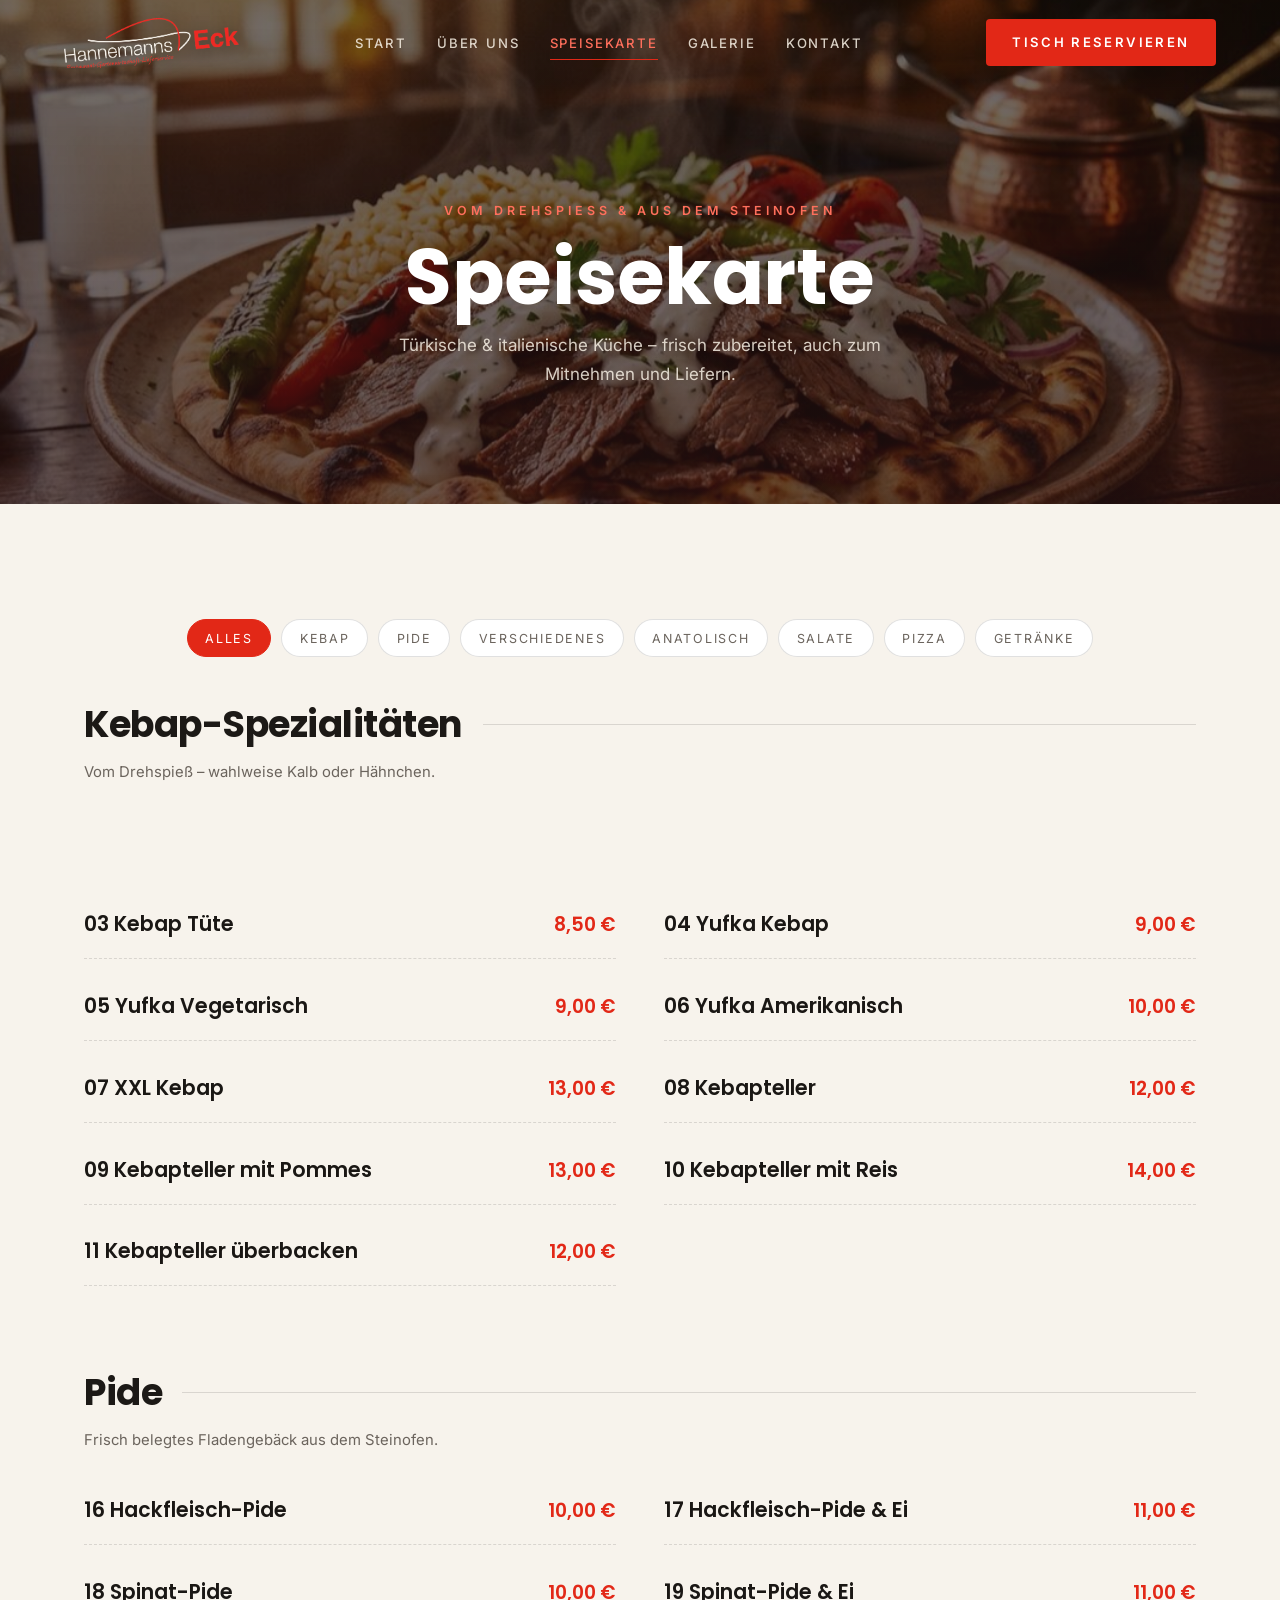
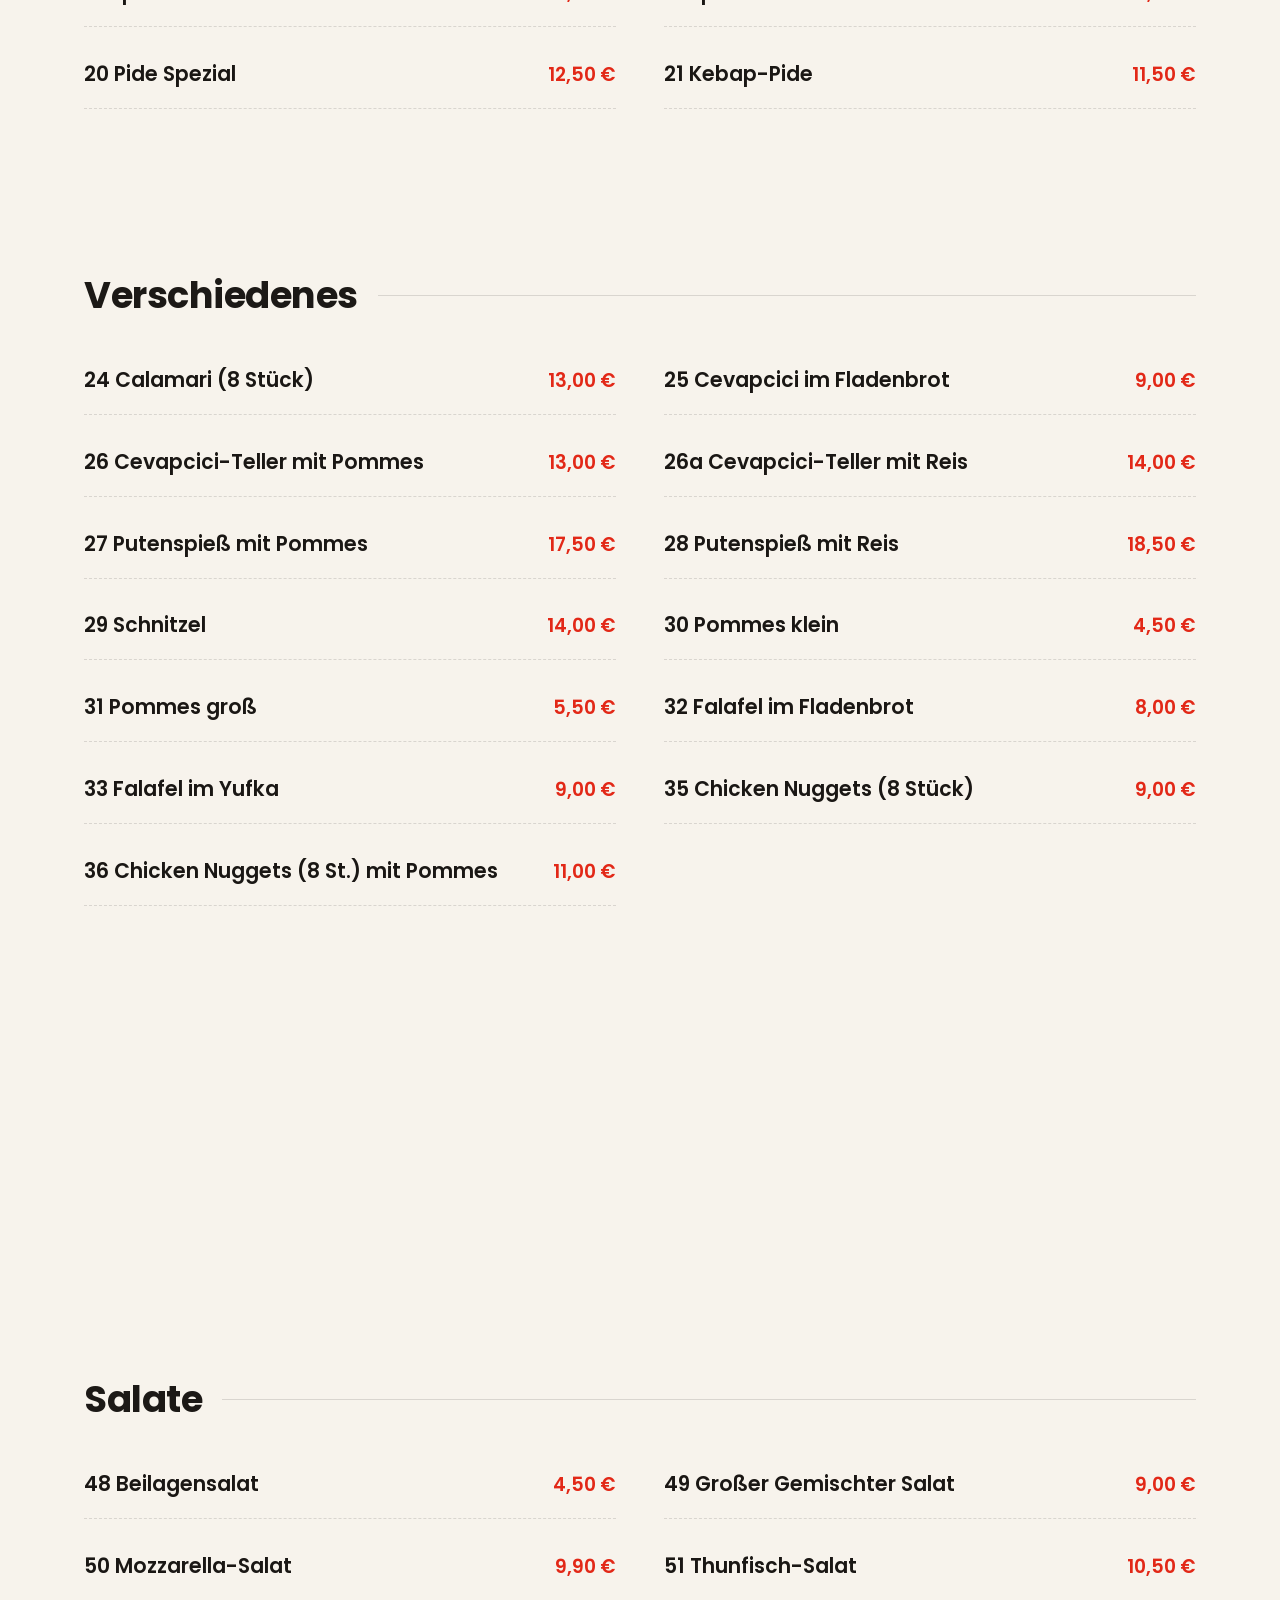
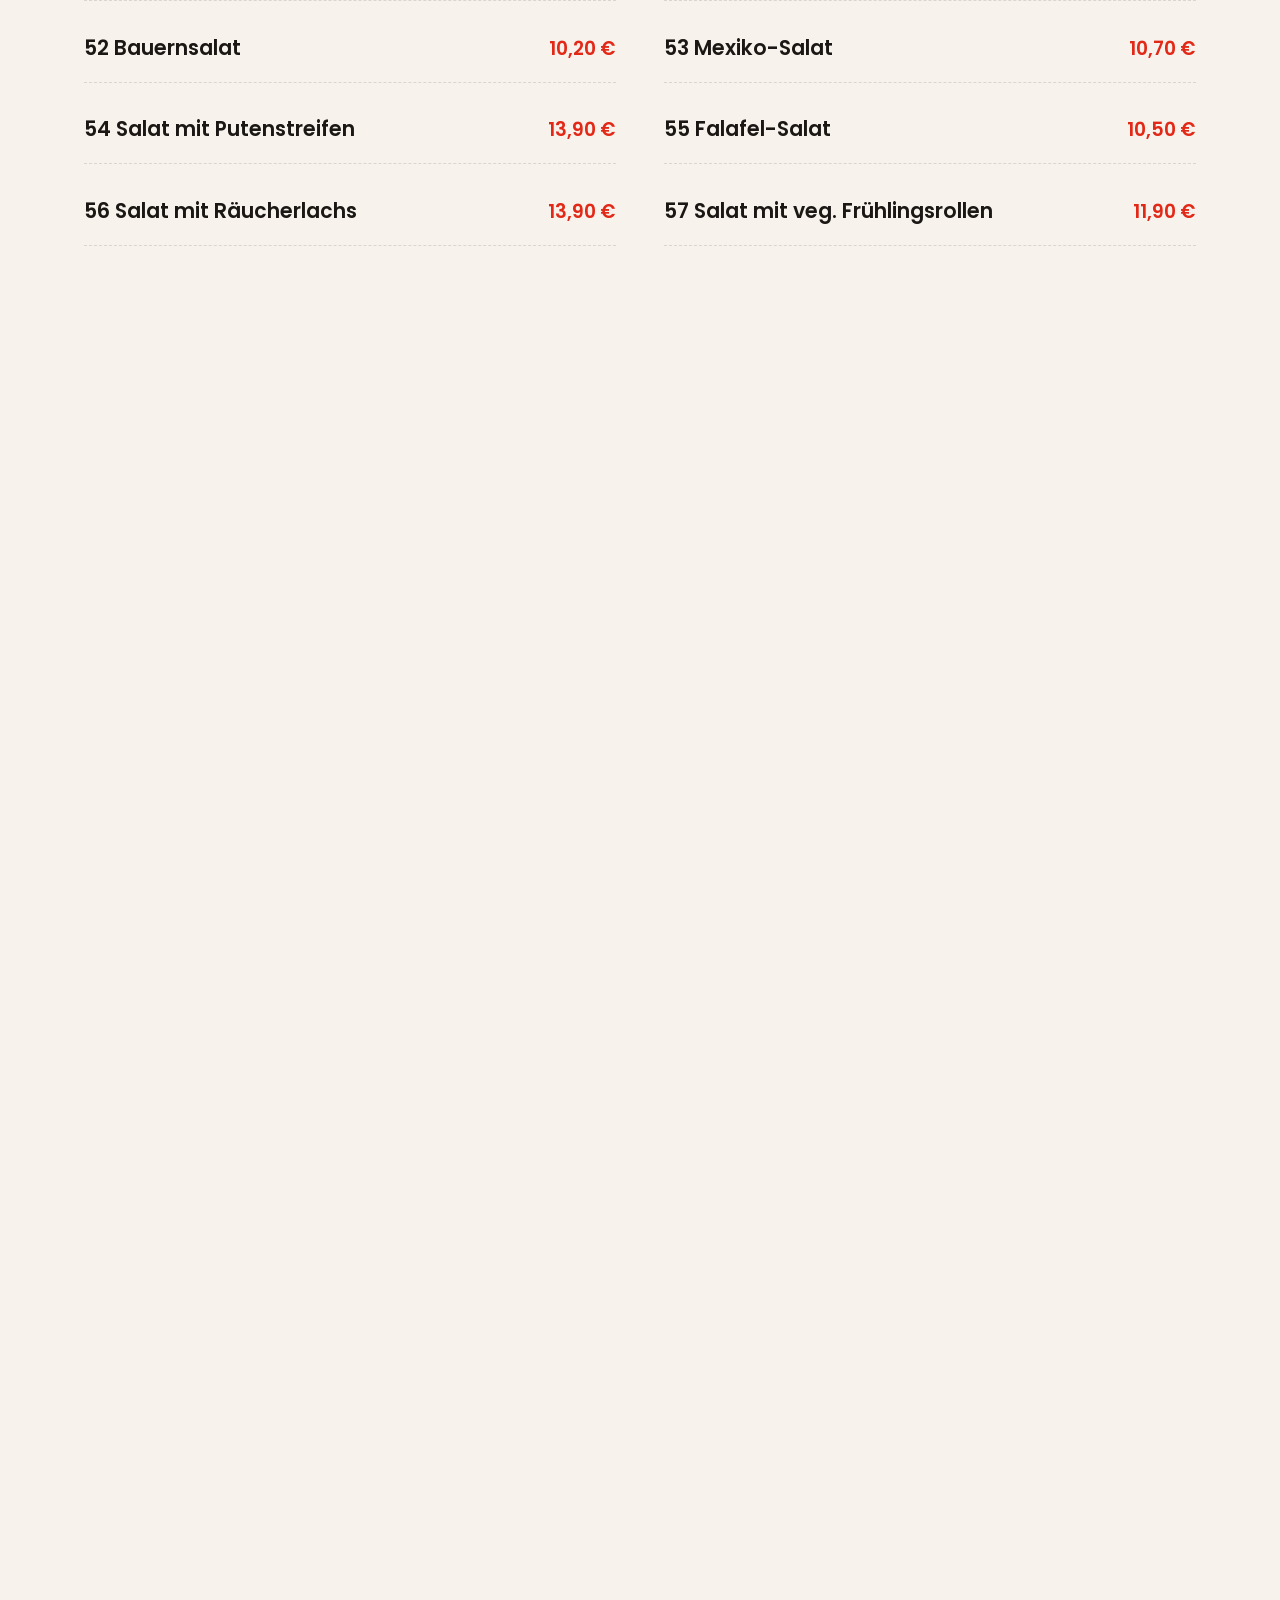
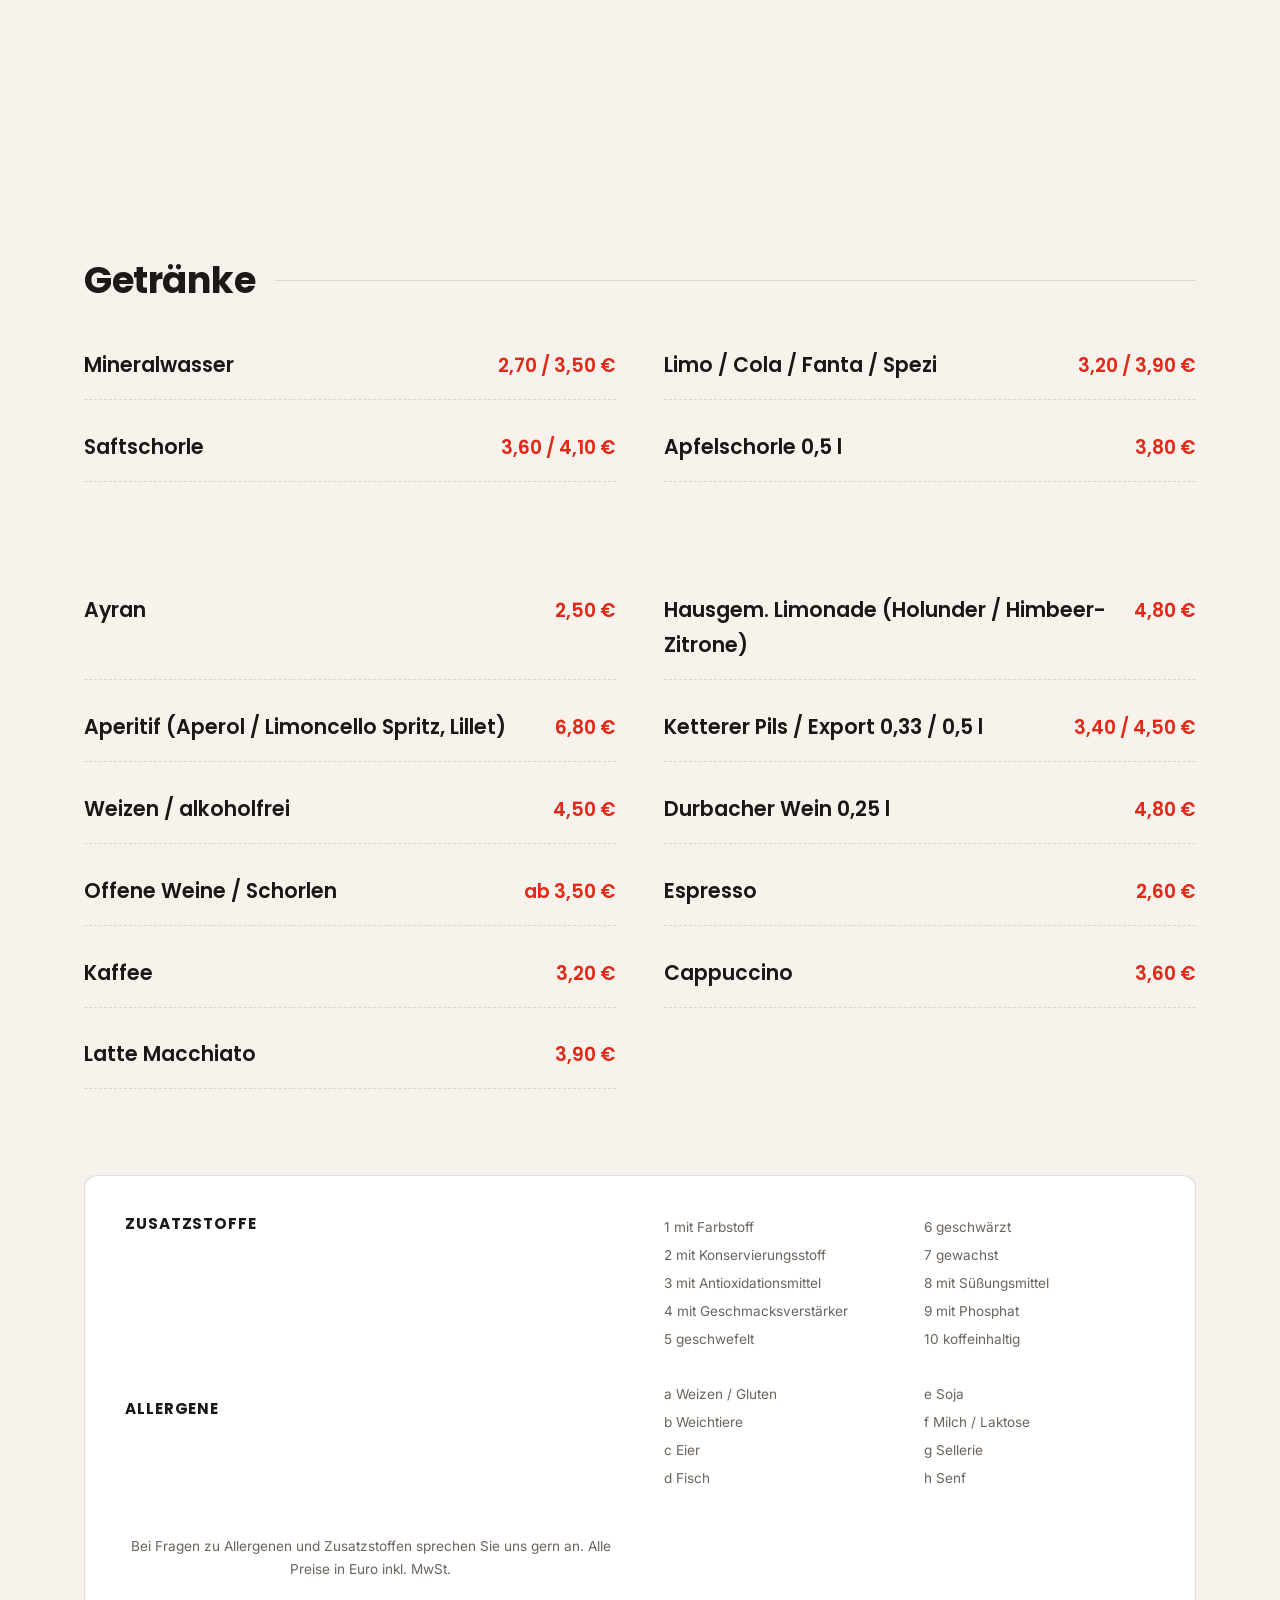
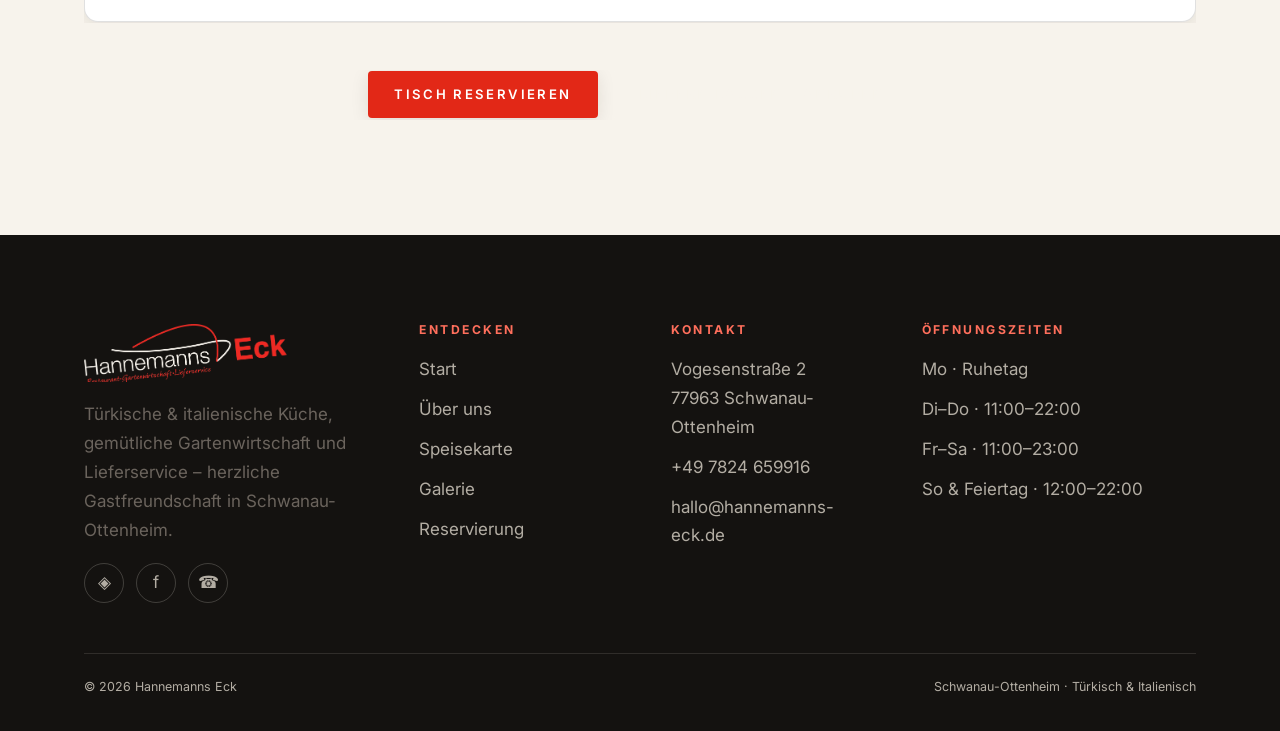
<file: speisekarte.html>
<!DOCTYPE html>
<html lang="de">
<head>
  <meta charset="UTF-8" />
  <script>document.documentElement.className += ' js';</script>
  <meta name="viewport" content="width=device-width, initial-scale=1.0" />
  <title>Speisekarte – Hannemanns Eck, Schwanau-Ottenheim</title>
  <meta name="description" content="Die Speisekarte vom Hannemanns Eck in Schwanau-Ottenheim: Kebap vom Drehspieß, Pide, anatolische Spezialitäten, Salate, Pizza aus dem Steinofen und Getränke. Auch zum Liefern." />
  <link rel="canonical" href="https://www.hannemanns-eck.de/speisekarte.html" />
  <meta name="theme-color" content="#141210" />
  <meta property="og:title" content="Speisekarte – Hannemanns Eck" />
  <meta property="og:description" content="Kebap vom Drehspieß, Pide, Pizza aus dem Steinofen und mehr – türkisch & italienisch in Schwanau-Ottenheim." />
  <meta property="og:image" content="assets/img/kebap.png" />
  <link rel="icon" type="image/x-icon" href="assets/img/favicon.ico" />
  <link rel="icon" type="image/png" sizes="32x32" href="assets/img/favicon-32.png" />
  <link rel="icon" type="image/png" sizes="16x16" href="assets/img/favicon-16.png" />
  <link rel="apple-touch-icon" href="assets/img/apple-touch-icon.png" />
  <link rel="stylesheet" href="assets/css/style.css" />
  <script type="application/ld+json">
  { "@context": "https://schema.org", "@type": "Restaurant", "name": "Hannemanns Eck", "servesCuisine": ["Türkisch", "Italienisch"], "priceRange": "€–€€", "telephone": "+497824659916", "address": { "@type": "PostalAddress", "streetAddress": "Vogesenstraße 2", "postalCode": "77963", "addressLocality": "Schwanau-Ottenheim", "addressCountry": "DE" }, "hasMenu": "https://www.hannemanns-eck.de/speisekarte.html" }
  </script>
</head>
<body>
  <a class="skip-link" href="#main">Zum Inhalt springen</a>
  <header class="nav" id="nav">
    <a class="nav__brand" href="index.html" aria-label="Hannemanns Eck – Startseite"><img src="assets/img/logo-light.png" alt="Hannemanns Eck" /></a>
    <nav class="nav__links" aria-label="Hauptnavigation">
      <a href="index.html">Start</a>
      <a href="ueber-uns.html">Über uns</a>
      <a href="speisekarte.html" aria-current="page">Speisekarte</a>
      <a href="galerie.html">Galerie</a>
      <a href="kontakt.html">Kontakt</a>
    </nav>
    <a class="btn btn--gold nav__cta" href="reservierung.html">Tisch reservieren</a>
    <button class="nav__toggle" aria-label="Menü öffnen" aria-expanded="false"><span></span><span></span><span></span></button>
  </header>

  <main id="main">
    <section class="pagehero">
      <div class="pagehero__bg" data-parallax="0.16"><img src="assets/img/kebap.png" alt="Kebap vom Drehspieß mit Beilagen" fetchpriority="high" /></div>
      <div class="pagehero__inner"><span class="eyebrow on-dark">Vom Drehspieß & aus dem Steinofen</span><h1>Speisekarte</h1><p>Türkische & italienische Küche – frisch zubereitet, auch zum Mitnehmen und Liefern.</p></div>
    </section>

    <section class="section">
      <div class="container">
        <div class="menu-filter" role="tablist" aria-label="Speisekarte filtern">
          <button data-filter="all" class="active">Alles</button>
          <button data-filter="kebap">Kebap</button>
          <button data-filter="pide">Pide</button>
          <button data-filter="verschiedenes">Verschiedenes</button>
          <button data-filter="anatolisch">Anatolisch</button>
          <button data-filter="salate">Salate</button>
          <button data-filter="pizza">Pizza</button>
          <button data-filter="getraenke">Getränke</button>
        </div>

        <section class="menu-cat" data-cat="kebap" data-reveal>
          <div class="menu-cat__head"><h3>Kebap-Spezialitäten</h3><span class="rule"></span></div>
          <p class="dish__desc" style="margin:-16px 0 24px">Vom Drehspieß – wahlweise Kalb oder Hähnchen.</p>
          <div class="menu-grid">
            <div class="dish"><span class="dish__name">01 Kebap im Fladenbrot</span><span class="dish__price">8,00 €</span></div>
            <div class="dish"><span class="dish__name">02 Vegetarisch im Fladenbrot</span><span class="dish__price">8,00 €</span></div>
            <div class="dish"><span class="dish__name">03 Kebap Tüte</span><span class="dish__price">8,50 €</span></div>
            <div class="dish"><span class="dish__name">04 Yufka Kebap</span><span class="dish__price">9,00 €</span></div>
            <div class="dish"><span class="dish__name">05 Yufka Vegetarisch</span><span class="dish__price">9,00 €</span></div>
            <div class="dish"><span class="dish__name">06 Yufka Amerikanisch</span><span class="dish__price">10,00 €</span></div>
            <div class="dish"><span class="dish__name">07 XXL Kebap</span><span class="dish__price">13,00 €</span></div>
            <div class="dish"><span class="dish__name">08 Kebapteller</span><span class="dish__price">12,00 €</span></div>
            <div class="dish"><span class="dish__name">09 Kebapteller mit Pommes</span><span class="dish__price">13,00 €</span></div>
            <div class="dish"><span class="dish__name">10 Kebapteller mit Reis</span><span class="dish__price">14,00 €</span></div>
            <div class="dish"><span class="dish__name">11 Kebapteller überbacken</span><span class="dish__price">12,00 €</span></div>
          </div>
        </section>

        <section class="menu-cat" data-cat="pide" data-reveal>
          <div class="menu-cat__head"><h3>Pide</h3><span class="rule"></span></div>
          <p class="dish__desc" style="margin:-16px 0 24px">Frisch belegtes Fladengebäck aus dem Steinofen.</p>
          <div class="menu-grid">
            <div class="dish"><span class="dish__name">16 Hackfleisch-Pide</span><span class="dish__price">10,00 €</span></div>
            <div class="dish"><span class="dish__name">17 Hackfleisch-Pide & Ei</span><span class="dish__price">11,00 €</span></div>
            <div class="dish"><span class="dish__name">18 Spinat-Pide</span><span class="dish__price">10,00 €</span></div>
            <div class="dish"><span class="dish__name">19 Spinat-Pide & Ei</span><span class="dish__price">11,00 €</span></div>
            <div class="dish"><span class="dish__name">20 Pide Spezial</span><span class="dish__price">12,50 €</span></div>
            <div class="dish"><span class="dish__name">21 Kebap-Pide</span><span class="dish__price">11,50 €</span></div>
            <div class="dish"><span class="dish__name">22 Sucuk-Pide</span><span class="dish__price">11,50 €</span></div>
          </div>
        </section>

        <section class="menu-cat" data-cat="verschiedenes" data-reveal>
          <div class="menu-cat__head"><h3>Verschiedenes</h3><span class="rule"></span></div>
          <div class="menu-grid">
            <div class="dish"><span class="dish__name">24 Calamari (8 Stück)</span><span class="dish__price">13,00 €</span></div>
            <div class="dish"><span class="dish__name">25 Cevapcici im Fladenbrot</span><span class="dish__price">9,00 €</span></div>
            <div class="dish"><span class="dish__name">26 Cevapcici-Teller mit Pommes</span><span class="dish__price">13,00 €</span></div>
            <div class="dish"><span class="dish__name">26a Cevapcici-Teller mit Reis</span><span class="dish__price">14,00 €</span></div>
            <div class="dish"><span class="dish__name">27 Putenspieß mit Pommes</span><span class="dish__price">17,50 €</span></div>
            <div class="dish"><span class="dish__name">28 Putenspieß mit Reis</span><span class="dish__price">18,50 €</span></div>
            <div class="dish"><span class="dish__name">29 Schnitzel</span><span class="dish__price">14,00 €</span></div>
            <div class="dish"><span class="dish__name">30 Pommes klein</span><span class="dish__price">4,50 €</span></div>
            <div class="dish"><span class="dish__name">31 Pommes groß</span><span class="dish__price">5,50 €</span></div>
            <div class="dish"><span class="dish__name">32 Falafel im Fladenbrot</span><span class="dish__price">8,00 €</span></div>
            <div class="dish"><span class="dish__name">33 Falafel im Yufka</span><span class="dish__price">9,00 €</span></div>
            <div class="dish"><span class="dish__name">35 Chicken Nuggets (8 Stück)</span><span class="dish__price">9,00 €</span></div>
            <div class="dish"><span class="dish__name">36 Chicken Nuggets (8 St.) mit Pommes</span><span class="dish__price">11,00 €</span></div>
          </div>
        </section>

        <section class="menu-cat" data-cat="anatolisch" data-reveal>
          <div class="menu-cat__head"><h3>Anatolische Spezialitäten</h3><span class="rule"></span></div>
          <div class="menu-grid">
            <div class="dish"><span class="dish__name">37 Lahmacun</span><span class="dish__price">10,00 €</span></div>
            <div class="dish"><span class="dish__name">38 Lahmacun Spezial</span><span class="dish__price">12,00 €</span></div>
            <div class="dish"><span class="dish__name">39 Lammspieß mit Pommes</span><span class="dish__price">18,50 €</span></div>
            <div class="dish"><span class="dish__name">40 Lammspieß mit Reis</span><span class="dish__price">19,50 €</span></div>
            <div class="dish"><span class="dish__name">41 Gemischter Grillteller<span class="dish__badge">für 2</span></span><span class="dish__price">26,00 €</span></div>
            <div class="dish"><span class="dish__name">42 Sigara Börek (6 St., vegetarisch)</span><span class="dish__price">12,00 €</span></div>
          </div>
        </section>

        <section class="menu-cat" data-cat="salate" data-reveal>
          <div class="menu-cat__head"><h3>Salate</h3><span class="rule"></span></div>
          <div class="menu-grid">
            <div class="dish"><span class="dish__name">48 Beilagensalat</span><span class="dish__price">4,50 €</span></div>
            <div class="dish"><span class="dish__name">49 Großer Gemischter Salat</span><span class="dish__price">9,00 €</span></div>
            <div class="dish"><span class="dish__name">50 Mozzarella-Salat</span><span class="dish__price">9,90 €</span></div>
            <div class="dish"><span class="dish__name">51 Thunfisch-Salat</span><span class="dish__price">10,50 €</span></div>
            <div class="dish"><span class="dish__name">52 Bauernsalat</span><span class="dish__price">10,20 €</span></div>
            <div class="dish"><span class="dish__name">53 Mexiko-Salat</span><span class="dish__price">10,70 €</span></div>
            <div class="dish"><span class="dish__name">54 Salat mit Putenstreifen</span><span class="dish__price">13,90 €</span></div>
            <div class="dish"><span class="dish__name">55 Falafel-Salat</span><span class="dish__price">10,50 €</span></div>
            <div class="dish"><span class="dish__name">56 Salat mit Räucherlachs</span><span class="dish__price">13,90 €</span></div>
            <div class="dish"><span class="dish__name">57 Salat mit veg. Frühlingsrollen</span><span class="dish__price">11,90 €</span></div>
          </div>
        </section>

        <section class="menu-cat" data-cat="pizza" data-reveal>
          <div class="menu-cat__head"><h3>Pizza</h3><span class="rule"></span></div>
          <p class="dish__desc" style="margin:-16px 0 24px">Aus dem Steinofen. Als Party-Pizza (40×60 cm): Nr. 58–63 für 29,00 €, Nr. 64–87 für 33,00 €.</p>
          <div class="menu-grid">
            <div class="dish"><span class="dish__name">58 Margherita</span><span class="dish__price">8,50 €</span></div>
            <div class="dish"><span class="dish__name">59 Salami</span><span class="dish__price">10,00 €</span></div>
            <div class="dish"><span class="dish__name">60 Flammkuchen</span><span class="dish__price">11,00 €</span></div>
            <div class="dish"><span class="dish__name">61 Gemüse</span><span class="dish__price">12,00 €</span></div>
            <div class="dish"><span class="dish__name">62 Prosciutto</span><span class="dish__price">10,00 €</span></div>
            <div class="dish"><span class="dish__name">63 Artischocken</span><span class="dish__price">9,00 €</span></div>
            <div class="dish"><span class="dish__name">64 Hawaii</span><span class="dish__price">10,50 €</span></div>
            <div class="dish"><span class="dish__name">65 Napoli</span><span class="dish__price">12,00 €</span></div>
            <div class="dish"><span class="dish__name">66 Quattro Formaggi</span><span class="dish__price">11,00 €</span></div>
            <div class="dish"><span class="dish__name">67 Tonno</span><span class="dish__price">12,00 €</span></div>
            <div class="dish"><span class="dish__name">68 Vegetarisch</span><span class="dish__price">12,00 €</span></div>
            <div class="dish"><span class="dish__name">69 Scampi</span><span class="dish__price">13,00 €</span></div>
            <div class="dish"><span class="dish__name">70 Frutti di Mare</span><span class="dish__price">12,50 €</span></div>
            <div class="dish"><span class="dish__name">71 Diavolo</span><span class="dish__price">11,50 €</span></div>
            <div class="dish"><span class="dish__name">72 Schwarzwald</span><span class="dish__price">12,00 €</span></div>
            <div class="dish"><span class="dish__name">73 Spinat</span><span class="dish__price">11,00 €</span></div>
            <div class="dish"><span class="dish__name">74 Rustikal</span><span class="dish__price">14,00 €</span></div>
            <div class="dish"><span class="dish__name">75 Sucuk</span><span class="dish__price">11,50 €</span></div>
            <div class="dish"><span class="dish__name">76 Kebap-Pizza</span><span class="dish__price">11,50 €</span></div>
            <div class="dish"><span class="dish__name">77 Hannemanns Eck<span class="dish__badge">Haus</span></span><span class="dish__price">13,00 €</span></div>
            <div class="dish"><span class="dish__name">78 Calzone</span><span class="dish__price">11,50 €</span></div>
            <div class="dish"><span class="dish__name">79 Calzone nach Wunsch</span><span class="dish__price">12,50 €</span></div>
            <div class="dish"><span class="dish__name">80 Dickmann</span><span class="dish__price">11,50 €</span></div>
            <div class="dish"><span class="dish__name">81 Quattro Stagioni</span><span class="dish__price">12,50 €</span></div>
            <div class="dish"><span class="dish__name">82 Milano</span><span class="dish__price">11,00 €</span></div>
            <div class="dish"><span class="dish__name">82a Romana</span><span class="dish__price">11,00 €</span></div>
            <div class="dish"><span class="dish__name">83 Regina</span><span class="dish__price">11,50 €</span></div>
            <div class="dish"><span class="dish__name">84 CeCiCe</span><span class="dish__price">11,00 €</span></div>
            <div class="dish"><span class="dish__name">85 Oehler</span><span class="dish__price">12,00 €</span></div>
            <div class="dish"><span class="dish__name">87 Räucherlachs</span><span class="dish__price">13,50 €</span></div>
            <div class="dish"><span class="dish__name">88 Pizzabrot</span><span class="dish__price">8,00 €</span></div>
          </div>
          <p class="dish__desc" style="margin-top:18px"><strong>Extras:</strong> Extra-Zutat ab 2,00 € · Soße klein 1,50 € / groß 2,50 € · Weichkäse 1,00 € · Parmesan 1,50 €</p>
        </section>

        <section class="menu-cat" data-cat="getraenke" data-reveal>
          <div class="menu-cat__head"><h3>Getränke</h3><span class="rule"></span></div>
          <div class="menu-grid">
            <div class="dish"><span class="dish__name">Mineralwasser</span><span class="dish__price">2,70 / 3,50 €</span></div>
            <div class="dish"><span class="dish__name">Limo / Cola / Fanta / Spezi</span><span class="dish__price">3,20 / 3,90 €</span></div>
            <div class="dish"><span class="dish__name">Saftschorle</span><span class="dish__price">3,60 / 4,10 €</span></div>
            <div class="dish"><span class="dish__name">Apfelschorle 0,5 l</span><span class="dish__price">3,80 €</span></div>
            <div class="dish"><span class="dish__name">Schwarzwald-Limo / AriZona</span><span class="dish__price">3,00 / 3,50 €</span></div>
            <div class="dish"><span class="dish__name">Red Bull</span><span class="dish__price">3,00 €</span></div>
            <div class="dish"><span class="dish__name">Ayran</span><span class="dish__price">2,50 €</span></div>
            <div class="dish"><span class="dish__name">Hausgem. Limonade (Holunder / Himbeer-Zitrone)</span><span class="dish__price">4,80 €</span></div>
            <div class="dish"><span class="dish__name">Aperitif (Aperol / Limoncello Spritz, Lillet)</span><span class="dish__price">6,80 €</span></div>
            <div class="dish"><span class="dish__name">Ketterer Pils / Export 0,33 / 0,5 l</span><span class="dish__price">3,40 / 4,50 €</span></div>
            <div class="dish"><span class="dish__name">Weizen / alkoholfrei</span><span class="dish__price">4,50 €</span></div>
            <div class="dish"><span class="dish__name">Durbacher Wein 0,25 l</span><span class="dish__price">4,80 €</span></div>
            <div class="dish"><span class="dish__name">Offene Weine / Schorlen</span><span class="dish__price">ab 3,50 €</span></div>
            <div class="dish"><span class="dish__name">Espresso</span><span class="dish__price">2,60 €</span></div>
            <div class="dish"><span class="dish__name">Kaffee</span><span class="dish__price">3,20 €</span></div>
            <div class="dish"><span class="dish__name">Cappuccino</span><span class="dish__price">3,60 €</span></div>
            <div class="dish"><span class="dish__name">Latte Macchiato</span><span class="dish__price">3,90 €</span></div>
          </div>
        </section>

        <div class="legend" data-reveal>
          <h4>Zusatzstoffe</h4>
          <ul>
            <li>1 mit Farbstoff</li>
            <li>2 mit Konservierungsstoff</li>
            <li>3 mit Antioxidationsmittel</li>
            <li>4 mit Geschmacksverstärker</li>
            <li>5 geschwefelt</li>
            <li>6 geschwärzt</li>
            <li>7 gewachst</li>
            <li>8 mit Süßungsmittel</li>
            <li>9 mit Phosphat</li>
            <li>10 koffeinhaltig</li>
          </ul>
          <h4 style="margin-top:18px">Allergene</h4>
          <ul>
            <li>a Weizen / Gluten</li>
            <li>b Weichtiere</li>
            <li>c Eier</li>
            <li>d Fisch</li>
            <li>e Soja</li>
            <li>f Milch / Laktose</li>
            <li>g Sellerie</li>
            <li>h Senf</li>
          </ul>
          <p class="menu-note">Bei Fragen zu Allergenen und Zusatzstoffen sprechen Sie uns gern an. Alle Preise in Euro inkl. MwSt.</p>
        </div>

        <div style="text-align:center;margin-top:48px" data-reveal>
          <a class="btn btn--primary" href="reservierung.html">Tisch reservieren</a>
          <a class="btn btn--ghost" href="tel:+497824659916" style="margin-left:10px">Liefern lassen – anrufen</a>
        </div>
      </div>
    </section>
  </main>

  <!-- ============ Footer (FOOTER_PLACEHOLDER) ============ -->
  <footer class="footer">
    <div class="container">
      <div class="footer__grid">
        <div class="footer__brand">
          <img src="assets/img/logo-light.png" alt="Hannemanns Eck" style="height:58px;width:auto" />
          <p style="margin-top:18px;max-width:280px">Türkische & italienische Küche, gemütliche Gartenwirtschaft und Lieferservice – herzliche Gastfreundschaft in Schwanau-Ottenheim.</p>
          <div class="socials" style="margin-top:18px">
            <a href="#" aria-label="Instagram">◈</a>
            <a href="#" aria-label="Facebook">f</a>
            <a href="https://wa.me/497824659916" aria-label="WhatsApp">☎</a>
          </div>
        </div>
        <div>
          <h4>Entdecken</h4>
          <ul class="footer__links">
            <li><a href="index.html">Start</a></li>
            <li><a href="ueber-uns.html">Über uns</a></li>
            <li><a href="speisekarte.html">Speisekarte</a></li>
            <li><a href="galerie.html">Galerie</a></li>
            <li><a href="reservierung.html">Reservierung</a></li>
          </ul>
        </div>
        <div>
          <h4>Kontakt</h4>
          <ul class="footer__links">
            <li><a href="https://www.openstreetmap.org/search?query=Vogesenstraße%202%2077963%20Schwanau" target="_blank" rel="noopener">Vogesenstraße 2<br>77963 Schwanau-Ottenheim</a></li>
            <li><a href="tel:+497824659916">+49 7824 659916</a></li>
            <li><a href="mailto:hallo@hannemanns-eck.de">hallo@hannemanns-eck.de</a></li>
          </ul>
        </div>
        <div>
          <h4>Öffnungszeiten</h4>
          <ul class="footer__links">
            <li>Mo · Ruhetag</li>
            <li>Di–Do · 11:00–22:00</li>
            <li>Fr–Sa · 11:00–23:00</li>
            <li>So & Feiertag · 12:00–22:00</li>
          </ul>
        </div>
      </div>
      <div class="footer__bottom">
        <span>© <span data-year>2026</span> Hannemanns Eck</span>
        <span>Schwanau-Ottenheim · Türkisch & Italienisch</span>
      </div>
    </div>
  </footer>

  <script src="assets/js/main.js"></script>
</body>
</html>
</file>
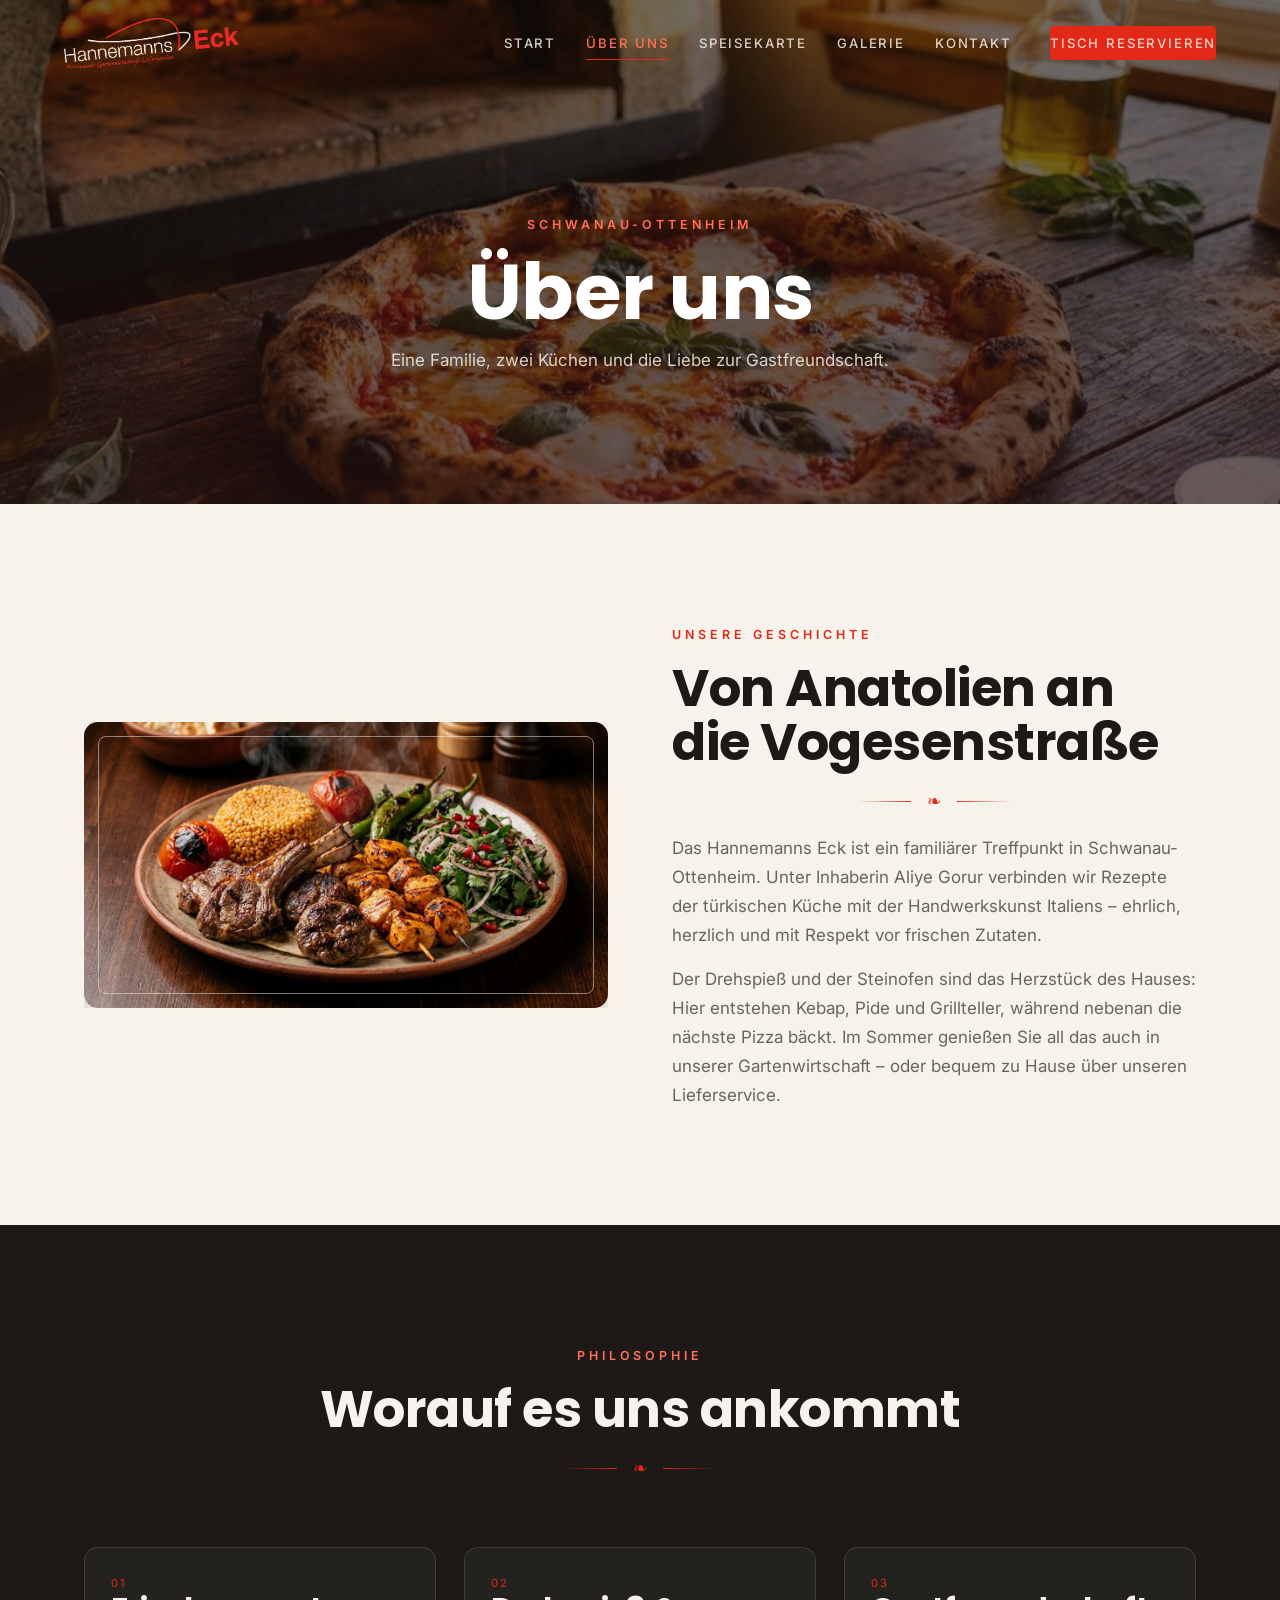
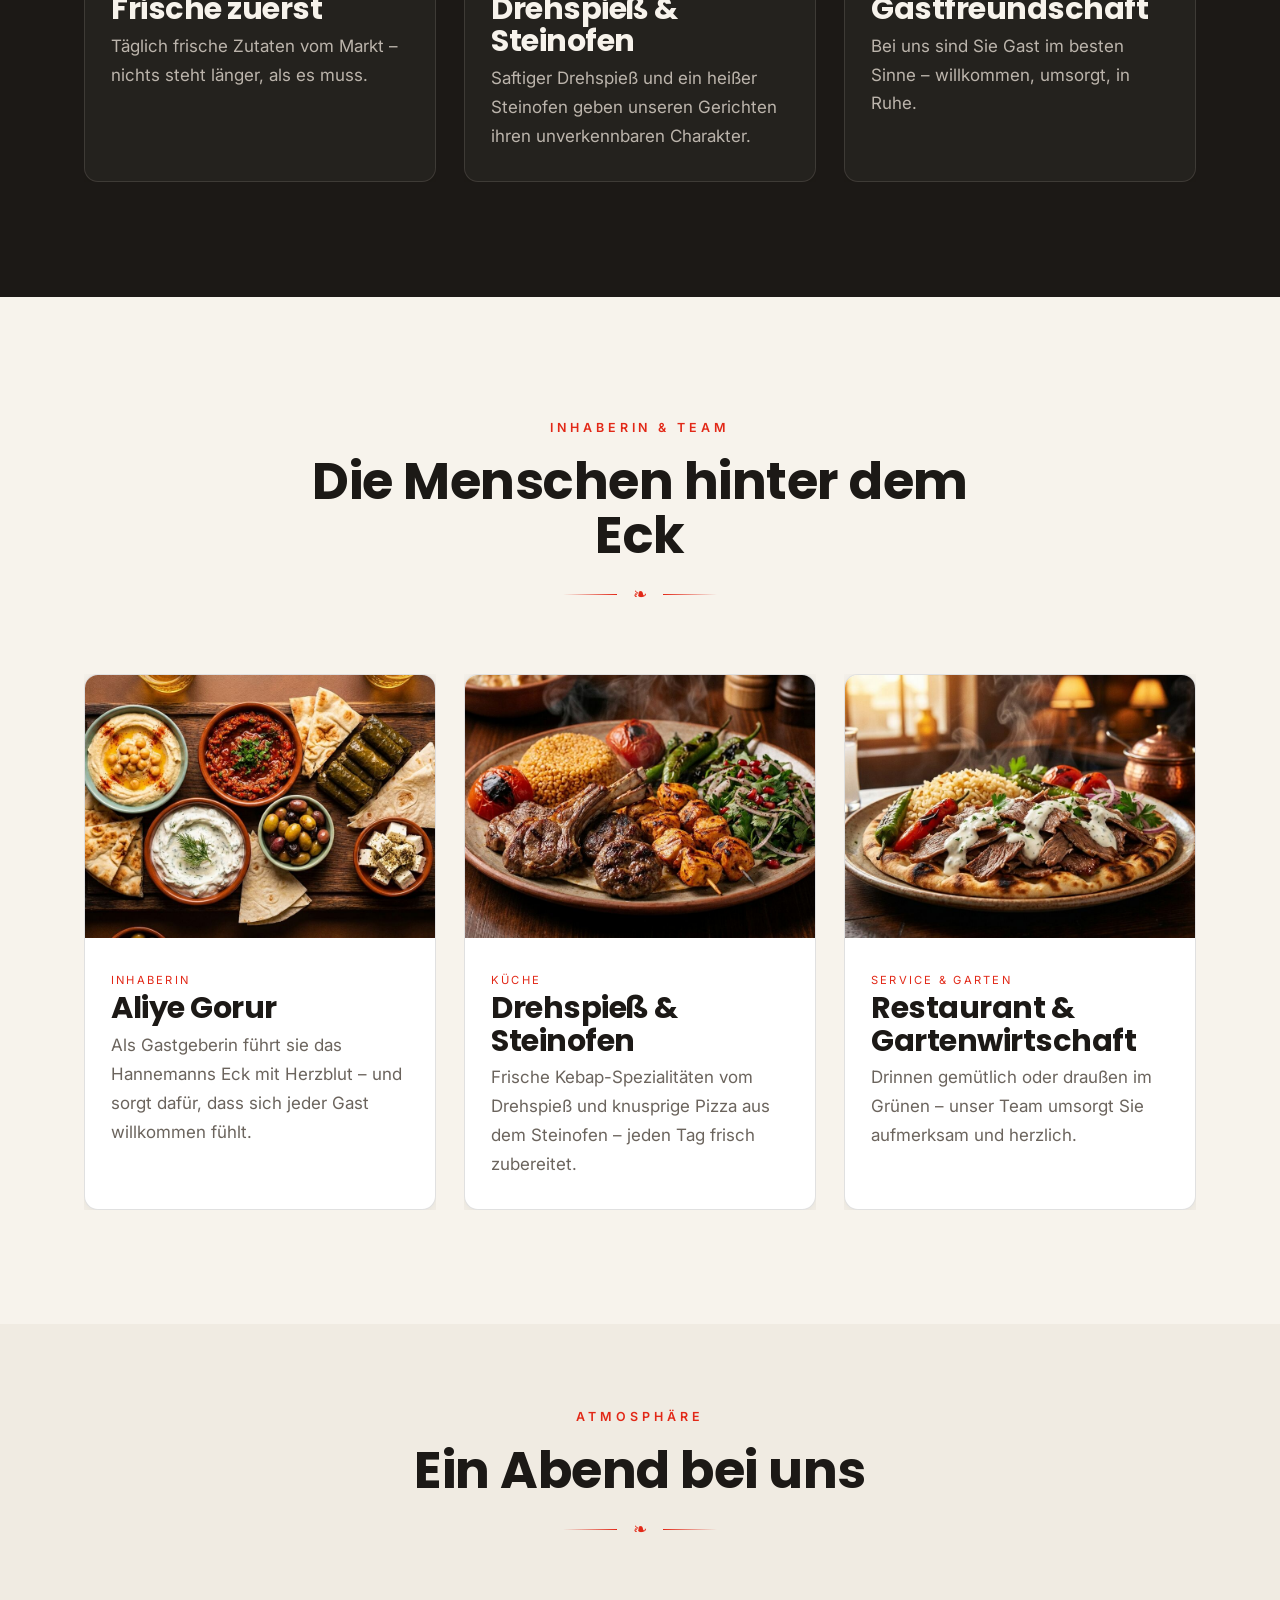
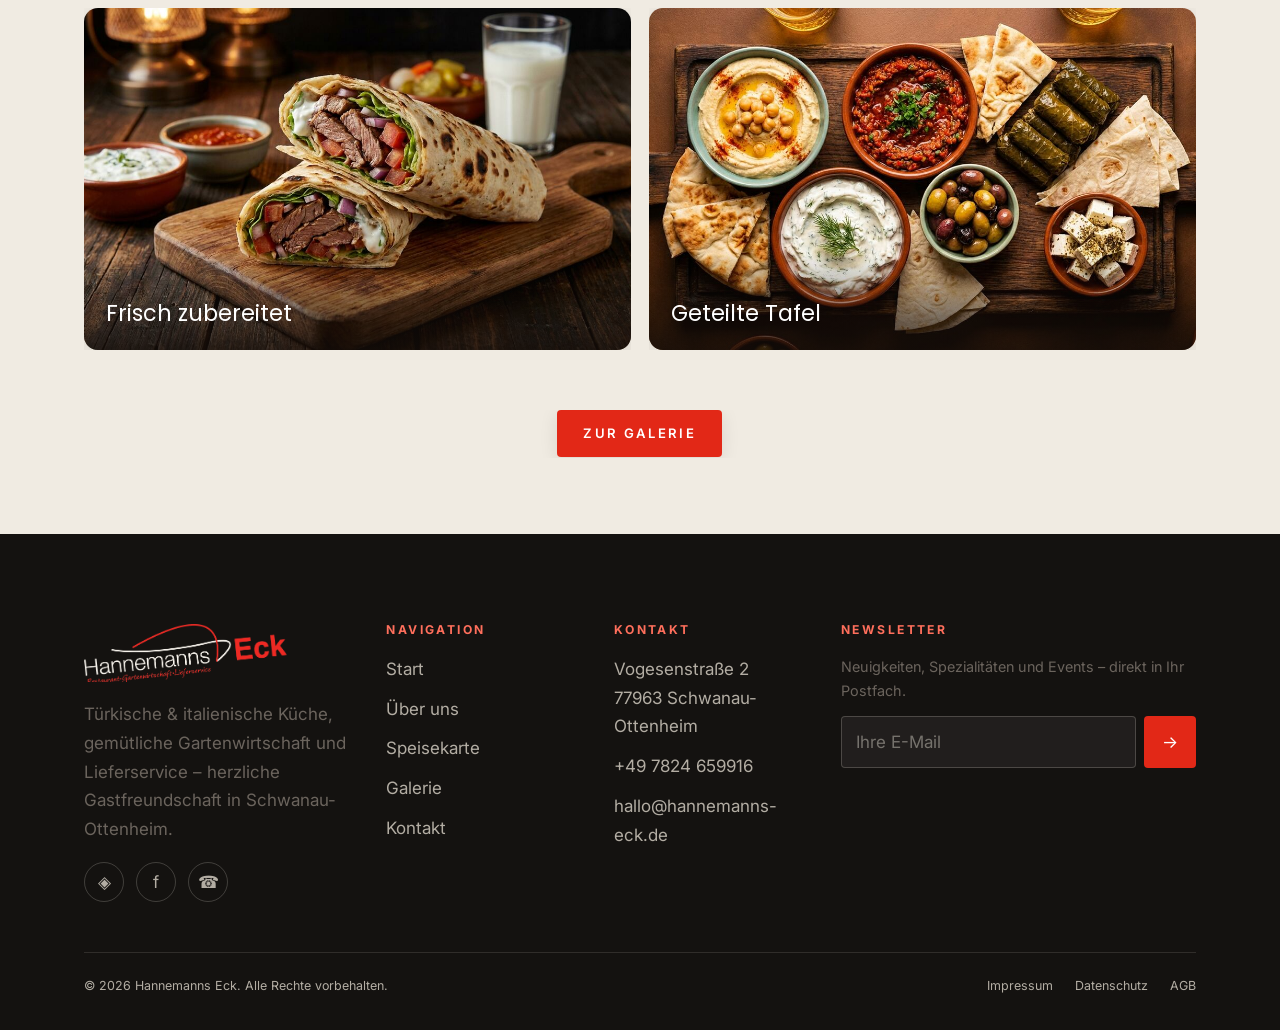
<file: ueber-uns.html>
<!DOCTYPE html>
<html lang="de">
<head>
  <meta charset="UTF-8" />
  <script>document.documentElement.className += ' js';</script>
  <meta name="viewport" content="width=device-width, initial-scale=1.0" />
  <title>Über uns – Hannemanns Eck, Schwanau</title>
  <meta name="description" content="Die Geschichte des Hannemanns Eck in Schwanau: mediterrane Gastfreundschaft, türkisch-italienische Küche, unsere Philosophie und das Team hinter dem Feuer." />
  <link rel="canonical" href="https://www.hannemanns-eck.de/ueber-uns.html" />
  <meta name="theme-color" content="#141210" />
  <meta property="og:title" content="Über uns – Hannemanns Eck" />
  <meta property="og:description" content="Türkische & italienische Küche, Gartenwirtschaft und Lieferservice in Schwanau-Ottenheim." />
  <meta property="og:image" content="assets/img/kebap.png" />
  <link rel="icon" type="image/x-icon" href="assets/img/favicon.ico" />
  <link rel="icon" type="image/png" sizes="32x32" href="assets/img/favicon-32.png" />
  <link rel="icon" type="image/png" sizes="16x16" href="assets/img/favicon-16.png" />
  <link rel="apple-touch-icon" href="assets/img/apple-touch-icon.png" />
  <link rel="stylesheet" href="assets/css/style.css" />
</head>
<body>
  <a class="skip-link" href="#main">Zum Inhalt springen</a>
  <header class="nav" id="nav">
    <a class="nav__brand" href="index.html" aria-label="Hannemanns Eck – Startseite"><img src="assets/img/logo-light.png" alt="Hannemanns Eck" /></a>
    <nav class="nav__links" aria-label="Hauptnavigation">
      <a href="index.html">Start</a>
      <a href="ueber-uns.html" aria-current="page">Über uns</a>
      <a href="speisekarte.html">Speisekarte</a>
      <a href="galerie.html">Galerie</a>
      <a href="kontakt.html">Kontakt</a>
      <a class="btn btn--gold nav__cta" href="reservierung.html">Tisch reservieren</a>
    </nav>
    <button class="nav__toggle" aria-label="Menü öffnen" aria-expanded="false" aria-controls="nav"><span></span><span></span><span></span></button>
  </header>

  <main id="main">
    <section class="pagehero">
      <div class="pagehero__bg" data-parallax="0.16"><img src="assets/img/pizza.png" alt="Frische Steinofenpizza im Hannemanns Eck" fetchpriority="high" /></div>
      <div class="pagehero__inner">
        <span class="eyebrow on-dark">Schwanau-Ottenheim</span>
        <h1>Über uns</h1>
        <p>Eine Familie, zwei Küchen und die Liebe zur Gastfreundschaft.</p>
      </div>
    </section>

    <section class="section">
      <div class="container split">
        <div class="split__media" data-reveal><img src="assets/img/grill.png" alt="Gemischte Grillplatte am Holzkohlegrill" loading="lazy" /><span class="frame"></span></div>
        <div data-reveal data-reveal-delay="1">
          <span class="eyebrow">Unsere Geschichte</span>
          <h2>Von Anatolien an die Vogesenstraße</h2>
          <div class="script-divider">❧</div>
          <p>Das Hannemanns Eck ist ein familiärer Treffpunkt in Schwanau-Ottenheim. Unter Inhaberin Aliye Gorur verbinden wir Rezepte der türkischen Küche mit der Handwerkskunst Italiens – ehrlich, herzlich und mit Respekt vor frischen Zutaten.</p>
          <p style="margin-top:1rem">Der Drehspieß und der Steinofen sind das Herzstück des Hauses: Hier entstehen Kebap, Pide und Grillteller, während nebenan die nächste Pizza bäckt. Im Sommer genießen Sie all das auch in unserer Gartenwirtschaft – oder bequem zu Hause über unseren Lieferservice.</p>
        </div>
      </div>
    </section>

    <section class="section section--wood">
      <div class="container">
        <div class="section-head" data-reveal><span class="eyebrow on-dark">Philosophie</span><h2 style="color:var(--cream)">Worauf es uns ankommt</h2><div class="script-divider">❧</div></div>
        <div class="cards">
          <article class="card" data-reveal style="background:rgba(246,239,227,0.04);border-color:rgba(246,239,227,0.12)"><div class="card__body"><div class="card__tag">01</div><h3 style="color:var(--cream)">Frische zuerst</h3><p style="color:rgba(246,239,227,0.72)">Täglich frische Zutaten vom Markt – nichts steht länger, als es muss.</p></div></article>
          <article class="card" data-reveal data-reveal-delay="1" style="background:rgba(246,239,227,0.04);border-color:rgba(246,239,227,0.12)"><div class="card__body"><div class="card__tag">02</div><h3 style="color:var(--cream)">Drehspieß & Steinofen</h3><p style="color:rgba(246,239,227,0.72)">Saftiger Drehspieß und ein heißer Steinofen geben unseren Gerichten ihren unverkennbaren Charakter.</p></div></article>
          <article class="card" data-reveal data-reveal-delay="2" style="background:rgba(246,239,227,0.04);border-color:rgba(246,239,227,0.12)"><div class="card__body"><div class="card__tag">03</div><h3 style="color:var(--cream)">Gastfreundschaft</h3><p style="color:rgba(246,239,227,0.72)">Bei uns sind Sie Gast im besten Sinne – willkommen, umsorgt, in Ruhe.</p></div></article>
        </div>
      </div>
    </section>

    <section class="section">
      <div class="container">
        <div class="section-head" data-reveal><span class="eyebrow">Inhaberin & Team</span><h2>Die Menschen hinter dem Eck</h2><div class="script-divider">❧</div></div>
        <div class="cards">
          <article class="card" data-reveal><div class="card__img"><img src="assets/img/mezze.png" alt="Gastgeberin im Hannemanns Eck" loading="lazy" /></div><div class="card__body"><span class="card__tag">Inhaberin</span><h3>Aliye Gorur</h3><p>Als Gastgeberin führt sie das Hannemanns Eck mit Herzblut – und sorgt dafür, dass sich jeder Gast willkommen fühlt.</p></div></article>
          <article class="card" data-reveal data-reveal-delay="1"><div class="card__img"><img src="assets/img/grill.png" alt="Zubereitung am Drehspieß und Steinofen" loading="lazy" /></div><div class="card__body"><span class="card__tag">Küche</span><h3>Drehspieß & Steinofen</h3><p>Frische Kebap-Spezialitäten vom Drehspieß und knusprige Pizza aus dem Steinofen – jeden Tag frisch zubereitet.</p></div></article>
          <article class="card" data-reveal data-reveal-delay="2"><div class="card__img"><img src="assets/img/kebap.png" alt="Kebap-Teller vom Drehspieß" loading="lazy" /></div><div class="card__body"><span class="card__tag">Service & Garten</span><h3>Restaurant & Gartenwirtschaft</h3><p>Drinnen gemütlich oder draußen im Grünen – unser Team umsorgt Sie aufmerksam und herzlich.</p></div></article>
        </div>
      </div>
    </section>

    <section class="section section--tight" style="background:var(--bg-alt)">
      <div class="container">
        <div class="section-head" data-reveal><span class="eyebrow">Atmosphäre</span><h2>Ein Abend bei uns</h2><div class="script-divider">❧</div></div>
        <div class="menu-feature">
          <figure data-reveal><img src="assets/img/yufka.png" alt="Frisch zubereiteter Yufka Dürüm" loading="lazy" /><figcaption>Frisch zubereitet</figcaption></figure>
          <figure data-reveal data-reveal-delay="1"><img src="assets/img/mezze.png" alt="Gedeckte Tafel mit Mezze" loading="lazy" /><figcaption>Geteilte Tafel</figcaption></figure>
        </div>
        <div class="text-center" data-reveal><a class="btn btn--primary" href="galerie.html">Zur Galerie</a></div>
      </div>
    </section>
  </main>

  <!-- ============ Footer (FOOTER_PLACEHOLDER) ============ -->
  <footer class="footer">
    <div class="container">
      <div class="footer__grid">
        <div class="footer__brand">
          <img src="assets/img/logo-light.png" alt="Hannemanns Eck" style="height:58px;width:auto" />
          <p style="margin-top:18px;max-width:280px">Türkische & italienische Küche, gemütliche Gartenwirtschaft und Lieferservice – herzliche Gastfreundschaft in Schwanau-Ottenheim.</p>
          <div class="socials" style="margin-top:18px">
            <a href="#" aria-label="Instagram">◈</a>
            <a href="#" aria-label="Facebook">f</a>
            <a href="https://wa.me/497824659916" aria-label="WhatsApp">☎</a>
          </div>
        </div>
        <div>
          <h4>Navigation</h4>
          <ul class="footer__links">
            <li><a href="index.html">Start</a></li>
            <li><a href="ueber-uns.html">Über uns</a></li>
            <li><a href="speisekarte.html">Speisekarte</a></li>
            <li><a href="galerie.html">Galerie</a></li>
            <li><a href="kontakt.html">Kontakt</a></li>
          </ul>
        </div>
        <div>
          <h4>Kontakt</h4>
          <ul class="footer__links">
            <li><a href="https://www.openstreetmap.org/search?query=Vogesenstraße%202%2077963%20Schwanau" target="_blank" rel="noopener">Vogesenstraße 2<br>77963 Schwanau-Ottenheim</a></li>
            <li><a href="tel:+497824659916">+49 7824 659916</a></li>
            <li><a href="mailto:hallo@hannemanns-eck.de">hallo@hannemanns-eck.de</a></li>
          </ul>
        </div>
        <div>
          <h4>Newsletter</h4>
          <p style="font-size:0.9rem">Neuigkeiten, Spezialitäten und Events – direkt in Ihr Postfach.</p>
          <form class="newsletter" data-confirm="news-success" novalidate>
            <input type="email" name="email" required placeholder="Ihre E-Mail" aria-label="E-Mail für Newsletter" />
            <button type="submit" aria-label="Abonnieren">→</button>
          </form>
          <div class="form-success" id="news-success" role="status" aria-live="polite" style="margin-top:12px;font-size:0.86rem"><strong>Willkommen!</strong> Bitte bestätigen Sie Ihre Anmeldung.</div>
        </div>
      </div>
      <div class="footer__bottom">
        <span>© <span data-year>2026</span> Hannemanns Eck. Alle Rechte vorbehalten.</span>
        <span>
          <a href="#">Impressum</a>
          <a href="#">Datenschutz</a>
          <a href="#">AGB</a>
        </span>
      </div>
    </div>
  </footer>

  <script src="assets/js/main.js" defer></script>
</body>
</html>
</file>
<file: assets/css/style.css>
/* =====================================================================
   Hannemanns Eck — Design System
   Warme, edle Palette · Terrakotta · Bordeaux · Gold · Creme · Holz
   Serif (Cormorant/Playfair) für Headlines, Sans (Inter) für Fließtext
   ===================================================================== */

/* --- Google Fonts (mit robusten Fallbacks für Offline-Betrieb) --- */
@import url('https://fonts.googleapis.com/css2?family=Poppins:wght@400;500;600;700;800&family=Inter:wght@300;400;500;600&family=Yellowtail&display=swap');

/* ============================ Tokens ============================ */
:root {
  /* Farben — Markenidentität aus dem Logo: Schwarz · Rot · Creme */
  --bordeaux: #1e1b19;
  --bordeaux-deep: #141210;
  --terracotta: #e22817;
  --terracotta-soft: #ef5a45;
  --gold: #e22817;
  --gold-bright: #ff6f5c;
  --cream: #f7f3ec;
  --cream-dim: #ece5d9;
  --wood: #1c1916;
  --charcoal: #141210;
  --ink: #1a1714;

  /* Funktionale Variablen (Light-Basis) */
  --bg: var(--cream);
  --bg-alt: #f0ebe2;
  --surface: #ffffff;
  --text: #1c1916;
  --text-soft: #6b645d;
  --line: rgba(20, 18, 16, 0.13);
  --accent: var(--terracotta);
  --accent-2: var(--gold);

  /* Typografie */
  --font-serif: 'Poppins', 'Inter', Helvetica, Arial, sans-serif;
  --font-sans: 'Inter', -apple-system, BlinkMacSystemFont, 'Segoe UI', Roboto, Helvetica, Arial, sans-serif;
  --font-script: 'Yellowtail', 'Segoe Script', 'Brush Script MT', cursive;

  /* Maße */
  --maxw: 1240px;
  --gutter: clamp(20px, 5vw, 64px);
  --radius: 4px;
  --radius-lg: 14px;
  --shadow-sm: 0 4px 18px rgba(42, 27, 19, 0.10);
  --shadow-md: 0 18px 50px rgba(42, 27, 19, 0.18);
  --shadow-gold: 0 10px 40px rgba(226, 40, 23, 0.30);
  --ease: cubic-bezier(0.22, 1, 0.36, 1);
  --ease-lux: cubic-bezier(0.16, 1, 0.3, 1); /* langsames, edles Expo-Out (LVMH-Stil) */
  --t-fast: 0.25s var(--ease);
  --t: 0.5s var(--ease);
}

/* ============================ Reset ============================ */
*, *::before, *::after { box-sizing: border-box; }
* { margin: 0; }
html { scroll-behavior: smooth; -webkit-text-size-adjust: 100%; }
body {
  font-family: var(--font-sans);
  font-weight: 400;
  color: var(--text);
  background: var(--bg);
  line-height: 1.7;
  font-size: 17px;
  -webkit-font-smoothing: antialiased;
  text-rendering: optimizeLegibility;
  overflow-x: hidden;
}
img { max-width: 100%; display: block; }
a { color: inherit; text-decoration: none; }
button { font: inherit; cursor: pointer; border: none; background: none; color: inherit; }
ul { list-style: none; padding: 0; }
input, select, textarea { font: inherit; color: inherit; }
:focus-visible { outline: 2px solid var(--gold); outline-offset: 3px; border-radius: 2px; }

/* Skip-Link (Barrierefreiheit) */
.skip-link {
  position: absolute; left: 12px; top: -60px;
  background: var(--bordeaux); color: var(--cream);
  padding: 12px 20px; border-radius: var(--radius); z-index: 2000;
  transition: top var(--t-fast);
}
.skip-link:focus { top: 12px; }

/* ========================= Typografie ========================= */
h1, h2, h3, h4 { font-family: var(--font-serif); font-weight: 700; line-height: 1.06; letter-spacing: -0.5px; }
h1 { font-size: clamp(2.6rem, 6vw, 4.8rem); }
h2 { font-size: clamp(2rem, 4.2vw, 3.2rem); }
h3 { font-size: clamp(1.4rem, 2.4vw, 1.9rem); }
p { color: var(--text-soft); }
.lead { font-size: 1.18rem; color: var(--text-soft); }

.eyebrow {
  display: inline-block;
  font-family: var(--font-sans);
  font-size: 0.78rem; font-weight: 600;
  letter-spacing: 0.32em; text-transform: uppercase;
  color: var(--terracotta);
  margin-bottom: 1rem;
}
.eyebrow.on-dark { color: var(--gold-bright); }

.script-divider {
  display: flex; align-items: center; justify-content: center;
  gap: 16px; color: var(--gold); margin: 1.1rem 0;
}
.script-divider::before, .script-divider::after {
  content: ""; height: 1px; width: 54px;
  background: linear-gradient(90deg, transparent, var(--gold));
}
.script-divider::after { background: linear-gradient(90deg, var(--gold), transparent); }

/* ========================= Layout ========================= */
.container { width: 100%; max-width: var(--maxw); margin-inline: auto; padding-inline: var(--gutter); }
.section { padding-block: clamp(64px, 9vw, 130px); }
.section--tight { padding-block: clamp(48px, 6vw, 80px); }
.section--dark { background: var(--bordeaux-deep); color: var(--cream); }
.section--dark p { color: rgba(246, 239, 227, 0.75); }
.section--wood { background: var(--wood); color: var(--cream); }
.section--wood p { color: rgba(246, 239, 227, 0.72); }
.section-head { max-width: 680px; margin: 0 auto clamp(36px, 5vw, 64px); text-align: center; }
.text-center { text-align: center; }

/* ========================= Buttons ========================= */
.btn {
  display: inline-flex; align-items: center; gap: 0.6em;
  padding: 0.95em 2em;
  font-family: var(--font-sans); font-size: 0.82rem; font-weight: 600;
  letter-spacing: 0.18em; text-transform: uppercase;
  border-radius: var(--radius); position: relative; overflow: hidden;
  transition: transform var(--t-fast), box-shadow var(--t-fast), background var(--t-fast), color var(--t-fast);
  will-change: transform;
}
.btn--primary { background: var(--terracotta); color: #fff; box-shadow: var(--shadow-sm); }
.btn--primary:hover { background: #b81f0f; transform: translateY(-3px); box-shadow: var(--shadow-md); }
.btn--gold { background: var(--gold); color: #fff; }
.btn--gold:hover { background: var(--gold-bright); transform: translateY(-3px); box-shadow: var(--shadow-gold); }
.btn--ghost { border: 1px solid currentColor; color: var(--cream); }
.btn--ghost:hover { background: var(--cream); color: var(--ink); transform: translateY(-3px); }
.btn--outline { border: 1px solid var(--terracotta); color: var(--terracotta); }
.btn--outline:hover { background: var(--terracotta); color: #fff; transform: translateY(-3px); }

/* ===================== Navigation (sticky) ===================== */
.nav {
  position: fixed; inset: 0 0 auto 0; z-index: 1000;
  display: flex; align-items: center; justify-content: space-between;
  padding: 18px var(--gutter);
  transition: background var(--t), padding var(--t), box-shadow var(--t), border-color var(--t);
  border-bottom: 1px solid transparent;
}
.nav--scrolled {
  background: rgba(26, 18, 13, 0.85);
  -webkit-backdrop-filter: blur(14px); backdrop-filter: blur(14px);
  padding-block: 12px; box-shadow: 0 8px 30px rgba(0,0,0,0.25);
  border-bottom-color: rgba(200, 162, 83, 0.2);
}
.nav__brand { display: flex; flex-direction: column; line-height: 1; color: var(--cream); z-index: 2; }
.nav__brand b { font-family: var(--font-serif); font-size: 1.5rem; font-weight: 600; letter-spacing: 0.5px; }
.nav__brand span { font-size: 0.62rem; letter-spacing: 0.34em; text-transform: uppercase; color: var(--gold-bright); margin-top: 3px; }
.nav__links { display: flex; align-items: center; gap: 30px; }
.nav__links a {
  color: rgba(246,239,227,0.86); font-size: 0.82rem; font-weight: 500;
  letter-spacing: 0.14em; text-transform: uppercase; position: relative; padding: 6px 0;
  transition: color var(--t-fast);
}
.nav__links a::after {
  content: ""; position: absolute; left: 0; bottom: 0; height: 1.5px; width: 0;
  background: var(--gold); transition: width var(--t-fast);
}
.nav__links a:hover { color: #fff; }
.nav__links a:hover::after, .nav__links a[aria-current="page"]::after { width: 100%; }
.nav__links a[aria-current="page"] { color: var(--gold-bright); }
.nav__cta { margin-left: 8px; }
.nav__toggle { display: none; width: 42px; height: 42px; color: var(--cream); z-index: 2; }
.nav__toggle span { display: block; width: 26px; height: 2px; background: currentColor; margin: 5px auto; transition: transform var(--t-fast), opacity var(--t-fast); }
.nav.open .nav__toggle span:nth-child(1) { transform: translateY(7px) rotate(45deg); }
.nav.open .nav__toggle span:nth-child(2) { opacity: 0; }
.nav.open .nav__toggle span:nth-child(3) { transform: translateY(-7px) rotate(-45deg); }

@media (max-width: 940px) {
  .nav__toggle { display: block; }
  .nav__links {
    position: fixed; inset: 0; flex-direction: column; justify-content: center;
    gap: 26px; background: rgba(20, 13, 9, 0.97);
    -webkit-backdrop-filter: blur(10px); backdrop-filter: blur(10px);
    transform: translateX(100%); transition: transform var(--t); padding: 40px;
  }
  .nav.open .nav__links { transform: translateX(0); }
  .nav__links a { font-size: 1.1rem; }
}

/* ============================ Hero ============================ */
.hero { position: relative; min-height: 100svh; display: grid; place-items: center; text-align: center; color: var(--cream); overflow: hidden; }
.hero__bg { position: absolute; inset: -8% 0 0 0; z-index: -2; }
.hero__bg img { width: 100%; height: 116%; object-fit: cover; }
.hero::after {
  content: ""; position: absolute; inset: 0; z-index: -1;
  background: linear-gradient(180deg, rgba(20,13,9,0.55) 0%, rgba(40,18,18,0.45) 40%, rgba(20,13,9,0.85) 100%);
}
.hero__inner { padding: 120px var(--gutter) 90px; max-width: 920px; }
.hero h1 { color: #fff; text-shadow: 0 2px 30px rgba(0,0,0,0.4); }
.hero__sub { font-family: var(--font-script); font-size: clamp(1.5rem, 3vw, 2.2rem); color: var(--gold-bright); margin-top: 0.5rem; }
.hero__rating { display: inline-flex; align-items: center; gap: 10px; margin-top: 1.6rem; color: var(--cream); font-size: 0.85rem; letter-spacing: 0.12em; }
.hero__rating .stars { color: var(--gold-bright); letter-spacing: 3px; font-size: 1rem; }
.hero__actions { display: flex; gap: 16px; justify-content: center; flex-wrap: wrap; margin-top: 2.4rem; }
.scroll-cue { position: absolute; bottom: 26px; left: 50%; transform: translateX(-50%); color: var(--cream); font-size: 0.66rem; letter-spacing: 0.3em; text-transform: uppercase; opacity: 0.8; }
.scroll-cue::after { content: ""; display: block; width: 1px; height: 46px; margin: 10px auto 0; background: linear-gradient(var(--gold-bright), transparent); animation: cue 2s var(--ease) infinite; }
@keyframes cue { 0% { transform: scaleY(0); transform-origin: top; } 50% { transform: scaleY(1); transform-origin: top; } 51% { transform-origin: bottom; } 100% { transform: scaleY(0); transform-origin: bottom; } }

/* Page-Hero (Unterseiten) */
.pagehero { position: relative; min-height: 56vh; display: grid; place-items: center; text-align: center; color: var(--cream); overflow: hidden; }
.pagehero__bg { position: absolute; inset: 0; z-index: -2; }
.pagehero__bg img { width: 100%; height: 100%; object-fit: cover; }
.pagehero::after { content: ""; position: absolute; inset: 0; z-index: -1; background: linear-gradient(180deg, rgba(20,13,9,0.6), rgba(40,18,18,0.7)); }
.pagehero__inner { padding: 150px var(--gutter) 70px; }
.pagehero h1 { color: #fff; }
.pagehero p { color: rgba(246,239,227,0.85); max-width: 560px; margin: 0.8rem auto 0; }

/* ===================== Animation: Reveal ===================== */
/* ---------- Scroll-Reveal: LVMH-inspirierter Vorhang/Mask-Reveal ----------
   Inhalt steigt langsam mit weichem Expo-Easing auf und wird dabei wie hinter
   einer Kante hervorgeschoben (clip-path). main.js entfernt das clip-path nach
   Abschluss (Klasse .reveal-done), damit Schatten nicht beschnitten werden. */
.js [data-reveal] {
  opacity: 0;
  transform: translateY(54px);
  clip-path: inset(0 0 100% 0);
  transition: opacity 1.2s var(--ease-lux), transform 1.3s var(--ease-lux), clip-path 1.3s var(--ease-lux);
  will-change: opacity, transform, clip-path;
}
[data-reveal].in { opacity: 1; transform: none; clip-path: inset(0 0 0 0); }
[data-reveal].reveal-done { clip-path: none; }
[data-reveal-delay="1"] { transition-delay: 0.12s; }
[data-reveal-delay="2"] { transition-delay: 0.24s; }
[data-reveal-delay="3"] { transition-delay: 0.36s; }
[data-reveal-delay="4"] { transition-delay: 0.48s; }
[data-reveal-delay="5"] { transition-delay: 0.6s; }
[data-reveal-delay="6"] { transition-delay: 0.72s; }
.hero [data-anim] { opacity: 0; transform: translateY(26px); animation: heroIn 1s var(--ease) forwards; }
.hero [data-anim="1"] { animation-delay: 0.2s; }
.hero [data-anim="2"] { animation-delay: 0.45s; }
.hero [data-anim="3"] { animation-delay: 0.7s; }
.hero [data-anim="4"] { animation-delay: 0.95s; }
@keyframes heroIn { to { opacity: 1; transform: none; } }

/* Page-Transition (Fade beim Laden) */
body { animation: pageIn 0.6s var(--ease); }
@keyframes pageIn { from { opacity: 0; } to { opacity: 1; } }

/* ===================== Split / About ===================== */
.split { display: grid; grid-template-columns: 1fr 1fr; gap: clamp(32px, 5vw, 80px); align-items: center; }
.split--reverse .split__media { order: 2; }
.split__media { position: relative; border-radius: var(--radius-lg); overflow: hidden; box-shadow: var(--shadow-md); }
.split__media img { width: 100%; height: 100%; object-fit: cover; transition: transform 1.2s var(--ease); }
.split__media:hover img { transform: scale(1.05); }
.split__media .frame { position: absolute; inset: 14px; border: 1px solid rgba(246,239,227,0.5); border-radius: 8px; pointer-events: none; }
@media (max-width: 820px) { .split { grid-template-columns: 1fr; } .split--reverse .split__media { order: 0; } }

/* ===================== Highlight Cards ===================== */
.cards { display: grid; grid-template-columns: repeat(3, 1fr); gap: 28px; }
@media (max-width: 880px) { .cards { grid-template-columns: 1fr; max-width: 460px; margin-inline: auto; } }
.card {
  background: var(--surface); border-radius: var(--radius-lg); overflow: hidden;
  box-shadow: var(--shadow-sm); transition: transform var(--t), box-shadow var(--t);
  border: 1px solid var(--line);
}
.card:hover { transform: translateY(-8px); box-shadow: var(--shadow-md); }
.card__img { aspect-ratio: 4 / 3; overflow: hidden; }
.card__img img { width: 100%; height: 100%; object-fit: cover; transition: transform 1s var(--ease); }
.card:hover .card__img img { transform: scale(1.08); }
.card__body { padding: 26px 26px 30px; }
.card__body h3 { margin-bottom: 0.4rem; }
.card__tag { font-size: 0.7rem; letter-spacing: 0.2em; text-transform: uppercase; color: var(--gold); }

/* ===================== Stats / Bewertung ===================== */
.stats { display: grid; grid-template-columns: repeat(4, 1fr); gap: 24px; text-align: center; }
@media (max-width: 720px) { .stats { grid-template-columns: repeat(2, 1fr); } }
.stat__num { font-family: var(--font-serif); font-size: clamp(2.4rem, 5vw, 3.4rem); color: var(--gold-bright); line-height: 1; }
.stat__label { font-size: 0.74rem; letter-spacing: 0.22em; text-transform: uppercase; margin-top: 0.6rem; color: rgba(246,239,227,0.7); }

/* ===================== Speisekarte ===================== */
.menu-filter { display: flex; flex-wrap: wrap; gap: 10px; justify-content: center; margin-bottom: 48px; }
.menu-filter button {
  padding: 0.6em 1.4em; border: 1px solid var(--line); border-radius: 999px;
  font-size: 0.78rem; letter-spacing: 0.14em; text-transform: uppercase; color: var(--text-soft);
  transition: all var(--t-fast); background: var(--surface);
}
.menu-filter button:hover { border-color: var(--terracotta); color: var(--terracotta); }
.menu-filter button.active { background: var(--terracotta); border-color: var(--terracotta); color: #fff; }

.menu-cat { margin-bottom: clamp(48px, 7vw, 86px); }
.menu-cat__head { display: flex; align-items: center; gap: 20px; margin-bottom: 32px; }
.menu-cat__head h3 { font-size: clamp(1.7rem, 3vw, 2.3rem); white-space: nowrap; }
.menu-cat__head .rule { flex: 1; height: 1px; background: var(--line); }
.menu-grid { display: grid; grid-template-columns: 1fr 1fr; gap: 14px 48px; }
@media (max-width: 760px) { .menu-grid { grid-template-columns: 1fr; } }
.dish { display: grid; grid-template-columns: 1fr auto; gap: 6px 14px; padding: 16px 0; border-bottom: 1px dashed var(--line); align-items: baseline; }
.dish__name { font-family: var(--font-serif); font-size: 1.28rem; font-weight: 600; color: var(--ink); }
.dish__price { font-family: var(--font-serif); font-size: 1.18rem; color: var(--terracotta); font-weight: 600; white-space: nowrap; }
.dish__desc { grid-column: 1 / -1; font-size: 0.93rem; color: var(--text-soft); }
.dish__badge { display: inline-block; font-size: 0.62rem; letter-spacing: 0.12em; text-transform: uppercase; color: var(--gold); border: 1px solid var(--gold); border-radius: 3px; padding: 1px 6px; margin-left: 8px; vertical-align: middle; }

.menu-feature { display: grid; grid-template-columns: repeat(2, 1fr); gap: 18px; margin-bottom: 60px; }
@media (max-width: 760px) { .menu-feature { grid-template-columns: 1fr; } }
.menu-feature figure { position: relative; border-radius: var(--radius-lg); overflow: hidden; aspect-ratio: 16/10; box-shadow: var(--shadow-sm); }
.menu-feature img { width: 100%; height: 100%; object-fit: cover; transition: transform 1s var(--ease); }
.menu-feature figure:hover img { transform: scale(1.06); }
.menu-feature figcaption { position: absolute; left: 0; bottom: 0; right: 0; padding: 40px 22px 18px; color: #fff; font-family: var(--font-serif); font-size: 1.4rem; background: linear-gradient(transparent, rgba(20,13,9,0.8)); }

/* ===================== Galerie ===================== */
.gallery { display: grid; grid-template-columns: repeat(3, 1fr); grid-auto-rows: 230px; gap: 14px; }
@media (max-width: 860px) { .gallery { grid-template-columns: repeat(2, 1fr); grid-auto-rows: 200px; } }
@media (max-width: 520px) { .gallery { grid-template-columns: 1fr; } }
.gallery figure { position: relative; overflow: hidden; border-radius: var(--radius-lg); cursor: pointer; box-shadow: var(--shadow-sm); }
.gallery figure.tall { grid-row: span 2; }
.gallery figure.wide { grid-column: span 2; }
@media (max-width: 520px) { .gallery figure.tall, .gallery figure.wide { grid-row: auto; grid-column: auto; } }
.gallery img { width: 100%; height: 100%; object-fit: cover; transition: transform 0.9s var(--ease); }
.gallery figure:hover img { transform: scale(1.09); }
.gallery figure::after { content: "\002B"; position: absolute; inset: 0; display: grid; place-items: center; font-size: 2rem; color: #fff; background: rgba(58,15,21,0.0); opacity: 0; transition: all var(--t-fast); }
.gallery figure:hover::after { background: rgba(58,15,21,0.4); opacity: 1; }

/* Lightbox */
.lightbox { position: fixed; inset: 0; z-index: 1500; display: none; place-items: center; background: rgba(15,9,6,0.94); padding: 24px; }
.lightbox.open { display: grid; animation: pageIn 0.3s ease; }
.lightbox img { max-width: 92vw; max-height: 86vh; border-radius: 6px; box-shadow: 0 30px 80px rgba(0,0,0,0.6); }
.lightbox__close, .lightbox__nav { position: absolute; color: var(--cream); font-size: 2rem; width: 56px; height: 56px; display: grid; place-items: center; border-radius: 50%; transition: background var(--t-fast); }
.lightbox__close:hover, .lightbox__nav:hover { background: rgba(255,255,255,0.12); }
.lightbox__close { top: 18px; right: 18px; }
.lightbox__nav { top: 50%; transform: translateY(-50%); }
.lightbox__nav.prev { left: 14px; }
.lightbox__nav.next { right: 14px; }

/* ===================== Formulare ===================== */
.form-card { background: var(--surface); border: 1px solid var(--line); border-radius: var(--radius-lg); box-shadow: var(--shadow-md); padding: clamp(28px, 4vw, 52px); }
.form-grid { display: grid; grid-template-columns: 1fr 1fr; gap: 20px 24px; }
@media (max-width: 640px) { .form-grid { grid-template-columns: 1fr; } }
.field { display: flex; flex-direction: column; gap: 7px; }
.field.full { grid-column: 1 / -1; }
.field label { font-size: 0.74rem; letter-spacing: 0.14em; text-transform: uppercase; color: var(--text-soft); font-weight: 600; }
.field input, .field select, .field textarea {
  padding: 13px 15px; border: 1px solid var(--line); border-radius: var(--radius);
  background: #fff; transition: border-color var(--t-fast), box-shadow var(--t-fast);
}
.field input:focus, .field select:focus, .field textarea:focus { border-color: var(--terracotta); box-shadow: 0 0 0 3px rgba(185,87,47,0.12); outline: none; }
.field textarea { resize: vertical; min-height: 120px; }
.form-note { font-size: 0.8rem; color: var(--text-soft); margin-top: 4px; }
.form-success {
  display: none; margin-top: 22px; padding: 18px 22px; border-radius: var(--radius);
  background: rgba(120, 90, 40, 0.1); border: 1px solid var(--gold); color: var(--ink);
}
.form-success.show { display: block; animation: pageIn 0.5s ease; }
.form-success strong { color: var(--terracotta); }

/* ===================== Info / Kontakt ===================== */
.info-grid { display: grid; grid-template-columns: 1fr 1fr; gap: 40px; }
@media (max-width: 820px) { .info-grid { grid-template-columns: 1fr; } }
.info-list li { display: flex; gap: 16px; padding: 16px 0; border-bottom: 1px solid var(--line); }
.info-list .ic { color: var(--terracotta); font-size: 1.3rem; line-height: 1.4; }
.info-list b { display: block; font-family: var(--font-serif); font-size: 1.2rem; color: var(--ink); }
.info-list a:hover { color: var(--terracotta); }
.hours { width: 100%; border-collapse: collapse; }
.hours td { padding: 11px 0; border-bottom: 1px solid var(--line); }
.hours td:last-child { text-align: right; color: var(--ink); font-weight: 500; }
.hours tr.today td { color: var(--terracotta); font-weight: 600; }
.map-embed { border-radius: var(--radius-lg); overflow: hidden; box-shadow: var(--shadow-md); border: 1px solid var(--line); min-height: 320px; }
.map-embed iframe { width: 100%; height: 100%; min-height: 320px; border: 0; display: block; filter: saturate(1.05); }

/* ===================== CTA Band ===================== */
.cta-band { position: relative; text-align: center; color: var(--cream); overflow: hidden; }
.cta-band__bg { position: absolute; inset: 0; z-index: -2; }
.cta-band__bg img { width: 100%; height: 100%; object-fit: cover; }
.cta-band::after { content: ""; position: absolute; inset: 0; z-index: -1; background: rgba(40,15,18,0.8); }
.cta-band h2 { color: #fff; }
.cta-band p { color: rgba(246,239,227,0.82); max-width: 540px; margin: 0.8rem auto 2rem; }

/* ============================ Footer ============================ */
.footer { background: var(--charcoal); color: rgba(246,239,227,0.7); padding-top: clamp(56px, 7vw, 90px); }
.footer__grid { display: grid; grid-template-columns: 1.4fr 1fr 1fr 1.3fr; gap: 40px; padding-bottom: 50px; border-bottom: 1px solid rgba(246,239,227,0.12); }
@media (max-width: 860px) { .footer__grid { grid-template-columns: 1fr 1fr; gap: 36px; } }
@media (max-width: 520px) { .footer__grid { grid-template-columns: 1fr; } }
.footer h4 { font-family: var(--font-sans); font-size: 0.76rem; letter-spacing: 0.2em; text-transform: uppercase; color: var(--gold-bright); margin-bottom: 18px; }
.footer__brand b { font-family: var(--font-serif); font-size: 1.7rem; color: var(--cream); display: block; }
.footer__brand span { font-size: 0.66rem; letter-spacing: 0.3em; text-transform: uppercase; color: var(--gold); }
.footer a { transition: color var(--t-fast); }
.footer a:hover { color: var(--gold-bright); }
.footer__links li { margin-bottom: 11px; }
.socials { display: flex; gap: 12px; }
.socials a { width: 40px; height: 40px; border: 1px solid rgba(246,239,227,0.2); border-radius: 50%; display: grid; place-items: center; transition: all var(--t-fast); }
.socials a:hover { border-color: var(--gold); color: var(--gold-bright); transform: translateY(-3px); }
.newsletter { display: flex; gap: 8px; margin-top: 12px; }
.newsletter input { flex: 1; padding: 11px 14px; border-radius: var(--radius); border: 1px solid rgba(246,239,227,0.2); background: rgba(246,239,227,0.06); color: var(--cream); }
.newsletter input::placeholder { color: rgba(246,239,227,0.4); }
.newsletter button { padding: 0 18px; background: var(--terracotta); color: #fff; border-radius: var(--radius); transition: background var(--t-fast); }
.newsletter button:hover { background: #b81f0f; }
.footer__bottom { display: flex; justify-content: space-between; gap: 16px; flex-wrap: wrap; padding: 22px 0 34px; font-size: 0.78rem; }
.footer__bottom a { margin-left: 18px; }

/* ===================== Reduced Motion ===================== */
@media (prefers-reduced-motion: reduce) {
  *, *::before, *::after { animation-duration: 0.001ms !important; animation-iteration-count: 1 !important; transition-duration: 0.001ms !important; scroll-behavior: auto !important; }
  [data-reveal] { opacity: 1 !important; transform: none !important; clip-path: none !important; }
}

/* ---------- Formular-Status: Fehlerfall (Formspree) ---------- */
.form-success.error {
  background: rgba(155, 40, 30, 0.10);
  border-color: var(--terracotta);
  color: var(--bordeaux-deep);
}
.form-success.error a {
  color: var(--bordeaux);
  font-weight: 600;
  text-decoration: underline;
}

/* ===================== Logo (Nav & Footer) ===================== */
.nav__brand { z-index: 2; }
.nav__brand img { height: 50px; width: auto; display: block; transition: height var(--t); filter: drop-shadow(0 2px 8px rgba(0,0,0,0.35)); }
.nav--scrolled .nav__brand img { height: 40px; }
@media (max-width: 600px) { .nav__brand img { height: 40px; } }
.footer__brand img { display: block; }

/* ===================== Konzept-Karten (Restaurant / Garten / Lieferung) ===================== */
.concept { display: grid; grid-template-columns: repeat(3, 1fr); gap: 24px; }
@media (max-width: 880px) { .concept { grid-template-columns: 1fr; max-width: 460px; margin-inline: auto; } }
.concept__item { text-align: center; padding: 36px 26px; background: var(--surface); border: 1px solid var(--line); border-radius: var(--radius-lg); box-shadow: var(--shadow-sm); transition: transform var(--t), box-shadow var(--t); }
.concept__item:hover { transform: translateY(-8px); box-shadow: var(--shadow-md); }
.concept__ic { font-size: 2.2rem; line-height: 1; }
.concept__item h3 { margin: 0.7rem 0 0.5rem; }

/* ===================== Speisekarte: Legende ===================== */
.legend { display: grid; grid-template-columns: 1fr 1fr; gap: 26px 48px; background: var(--surface); border: 1px solid var(--line); border-radius: var(--radius-lg); padding: clamp(24px, 4vw, 40px); box-shadow: var(--shadow-sm); }
@media (max-width: 760px) { .legend { grid-template-columns: 1fr; } }
.legend h4 { font-family: var(--font-serif); font-size: 0.95rem; letter-spacing: 0.06em; text-transform: uppercase; color: var(--ink); margin-bottom: 12px; }
.legend ul { columns: 2; column-gap: 28px; font-size: 0.85rem; color: var(--text-soft); }
@media (max-width: 480px) { .legend ul { columns: 1; } }
.legend li { margin-bottom: 5px; break-inside: avoid; }
.menu-note { font-size: 0.85rem; color: var(--text-soft); text-align: center; margin-top: 14px; }
.dish__price small { font-family: var(--font-sans); font-size: 0.7rem; font-weight: 500; color: var(--text-soft); letter-spacing: 0.04em; }
.dish__name sup { font-family: var(--font-sans); font-size: 0.6rem; font-weight: 500; color: var(--text-soft); margin-left: 3px; }

/* =====================================================================
   Erweiterte Animationen & Effekte (Scroll · Hover · Klick · Popup)
   ===================================================================== */

/* ---- Scroll-Fortschrittsbalken (oben) ---- */
.scroll-progress {
  position: fixed; top: 0; left: 0; height: 3px; width: 0; z-index: 1200;
  background: linear-gradient(90deg, var(--terracotta), var(--gold-bright));
  box-shadow: 0 0 12px rgba(226, 40, 23, 0.6);
  transition: width 0.1s linear; pointer-events: none;
}

/* ---- Buttons: edler Glanz-Sweep + feiner Druck ---- */
.btn::before {
  content: ""; position: absolute; top: 0; left: -130%; width: 55%; height: 100%;
  background: linear-gradient(120deg, transparent, rgba(255, 255, 255, 0.38), transparent);
  transform: skewX(-20deg); transition: left 0.6s var(--ease); pointer-events: none;
}
.btn:hover::before { left: 130%; }
.btn:active { transform: translateY(-1px) scale(0.98); }

/* ---- Klick-Ripple ---- */
.ripple {
  position: absolute; border-radius: 50%; transform: scale(0);
  background: rgba(255, 255, 255, 0.45); animation: ripple 0.6s var(--ease); pointer-events: none;
}
@keyframes ripple { to { transform: scale(2.6); opacity: 0; } }

/* ---- Zurück-nach-oben-Button ---- */
.to-top {
  position: fixed; right: 22px; bottom: 22px; z-index: 1100;
  width: 48px; height: 48px; border-radius: 50%;
  background: var(--terracotta); color: #fff; display: grid; place-items: center;
  font-size: 1.25rem; box-shadow: var(--shadow-gold);
  opacity: 0; transform: translateY(20px) scale(0.8); pointer-events: none;
  transition: opacity 0.4s var(--ease), transform 0.4s var(--ease), background var(--t-fast);
}
.to-top.show { opacity: 1; transform: none; pointer-events: auto; }
.to-top:hover { background: var(--gold-bright); transform: translateY(-3px); }

/* ---- Verfeinerte Hover-Akzente ---- */
.card { transition: transform var(--t), box-shadow var(--t), border-color var(--t-fast); }
.card:hover { border-color: rgba(226, 40, 23, 0.35); }
.concept__item:hover { border-color: rgba(226, 40, 23, 0.35); }
.dish { transition: background var(--t-fast), padding-left var(--t-fast); }
.dish:hover { background: rgba(226, 40, 23, 0.04); padding-left: 8px; }
.info-list a { transition: color var(--t-fast); }

/* ---- Bestätigungs-Popup (Modal) ---- */
.modal {
  position: fixed; inset: 0; z-index: 1600; display: none; place-items: center; padding: 24px;
  background: rgba(15, 9, 6, 0.78);
  -webkit-backdrop-filter: blur(7px); backdrop-filter: blur(7px);
}
.modal.open { display: grid; animation: modalFade 0.3s ease; }
@keyframes modalFade { from { opacity: 0; } to { opacity: 1; } }
.modal__card {
  position: relative; width: 100%; max-width: 480px; background: var(--surface);
  border-radius: var(--radius-lg); padding: clamp(30px, 4vw, 46px) clamp(24px, 4vw, 40px);
  text-align: center; box-shadow: 0 40px 90px rgba(0, 0, 0, 0.5); border-top: 4px solid var(--terracotta);
  transform: translateY(16px) scale(0.95); opacity: 0;
  animation: modalPop 0.55s var(--ease-lux) 0.05s forwards;
}
@keyframes modalPop { to { transform: none; opacity: 1; } }
.modal__card h3 { margin-bottom: 0.5rem; }
.modal__card .modal__body { color: var(--text-soft); font-size: 0.97rem; line-height: 1.6; }
.modal__body strong { color: var(--ink); }
.modal__actions { margin-top: 1.6rem; display: flex; gap: 12px; justify-content: center; flex-wrap: wrap; }
.modal__close {
  position: absolute; top: 12px; right: 14px; width: 38px; height: 38px; border-radius: 50%;
  display: grid; place-items: center; font-size: 1.4rem; color: var(--text-soft);
  transition: background var(--t-fast);
}
.modal__close:hover { background: rgba(0, 0, 0, 0.06); }

/* Animiertes Häkchen */
.modal__icon { width: 74px; height: 74px; margin: 0 auto 18px; border-radius: 50%;
  background: rgba(226, 40, 23, 0.10); display: grid; place-items: center; }
.modal__icon svg { width: 40px; height: 40px; }
.modal__icon .ring { stroke: rgba(226, 40, 23, 0.45); stroke-width: 3; fill: none;
  stroke-dasharray: 151; stroke-dashoffset: 151; animation: draw 0.6s var(--ease) 0.2s forwards; }
.modal__icon .tick { stroke: var(--terracotta); stroke-width: 4; fill: none;
  stroke-linecap: round; stroke-linejoin: round;
  stroke-dasharray: 34; stroke-dashoffset: 34; animation: draw 0.5s var(--ease) 0.45s forwards; }
@keyframes draw { to { stroke-dashoffset: 0; } }

/* Dank-Panel nach der Reservierung (Formular ist dann ausgeblendet) */
.reservation-done {
  text-align: center; padding: clamp(28px, 4vw, 44px);
  background: var(--surface); border: 1px solid var(--line); border-radius: var(--radius-lg);
  box-shadow: var(--shadow-md); animation: pageIn 0.5s ease;
}
.reservation-done p { margin-top: 0.2rem; }

/* ---- Reduced Motion respektieren ---- */
@media (prefers-reduced-motion: reduce) {
  .scroll-progress, .btn::before, .to-top { transition: none; }
  .modal.open, .modal__card { animation: none; opacity: 1; transform: none; }
  .modal__icon .ring, .modal__icon .tick { animation: none; stroke-dashoffset: 0; }
  .reservation-done { animation: none; }
}

/* =====================================================================
   fFtS-inspiriert: Laufband (Marquee) + rotierendes Wort
   ===================================================================== */

/* ---- Hero: rotierendes Wort ---- */
.hero__kicker {
  margin-top: 1.3rem; color: var(--cream); font-size: 1.02rem; letter-spacing: 0.02em;
}
.rotator {
  display: inline-block; min-width: 1ch; color: var(--gold-bright);
  font-family: var(--font-serif); font-weight: 700;
  transition: opacity 0.25s var(--ease), transform 0.25s var(--ease);
}

/* ---- Laufband / Marquee ---- */
.marquee {
  overflow: hidden; background: var(--bordeaux-deep); color: var(--cream);
  border-block: 1px solid rgba(226, 40, 23, 0.25); padding: 18px 0;
  -webkit-mask-image: linear-gradient(90deg, transparent, #000 8%, #000 92%, transparent);
  mask-image: linear-gradient(90deg, transparent, #000 8%, #000 92%, transparent);
}
.marquee__track {
  display: flex; align-items: center; width: max-content;
  animation: marquee 30s linear infinite; will-change: transform;
}
.marquee:hover .marquee__track { animation-play-state: paused; }
.marquee span {
  font-family: var(--font-serif); font-weight: 600;
  font-size: clamp(1.05rem, 2.3vw, 1.7rem); letter-spacing: 0.04em;
  padding: 0 26px; white-space: nowrap; color: var(--cream);
}
.marquee span.dot { color: var(--gold-bright); padding: 0; }
@keyframes marquee { to { transform: translateX(-50%); } }
@media (prefers-reduced-motion: reduce) {
  .marquee__track { animation: none; transform: none; }
  .rotator { transition: none; }
}
</file>
